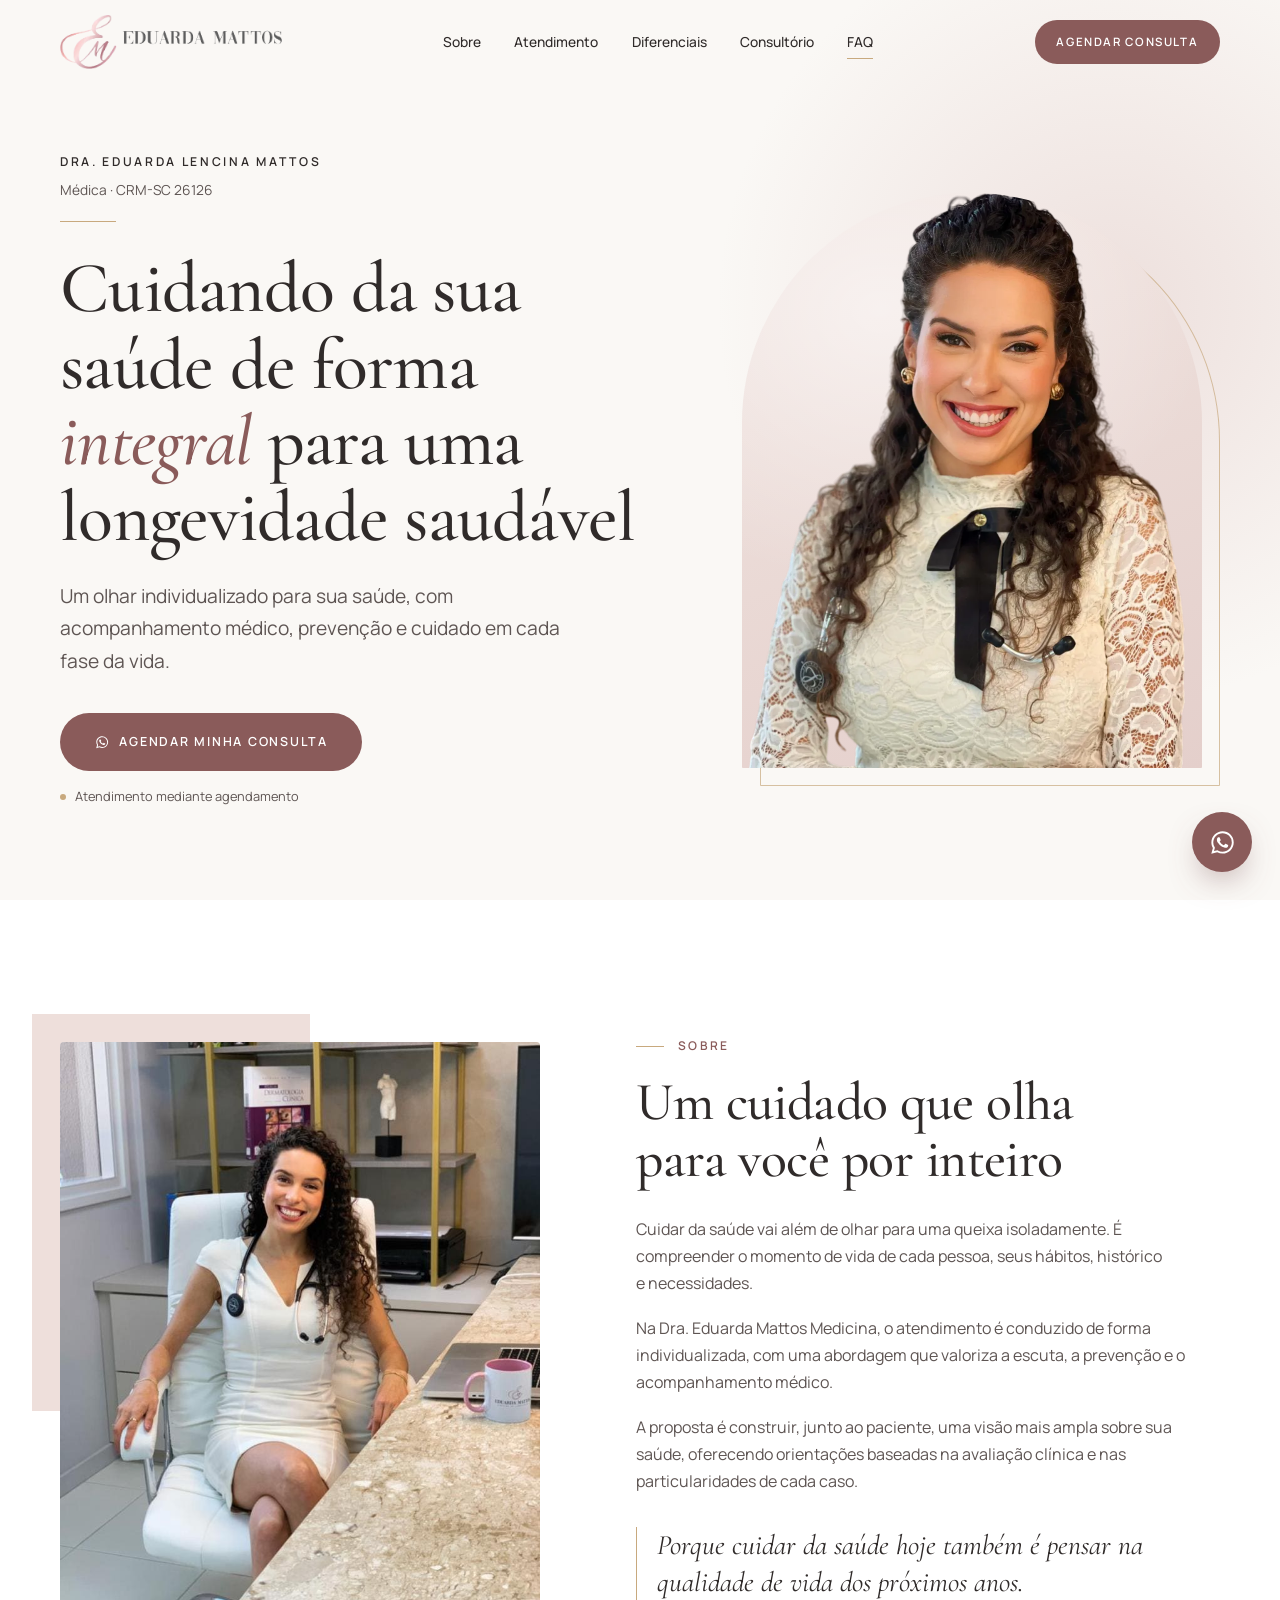
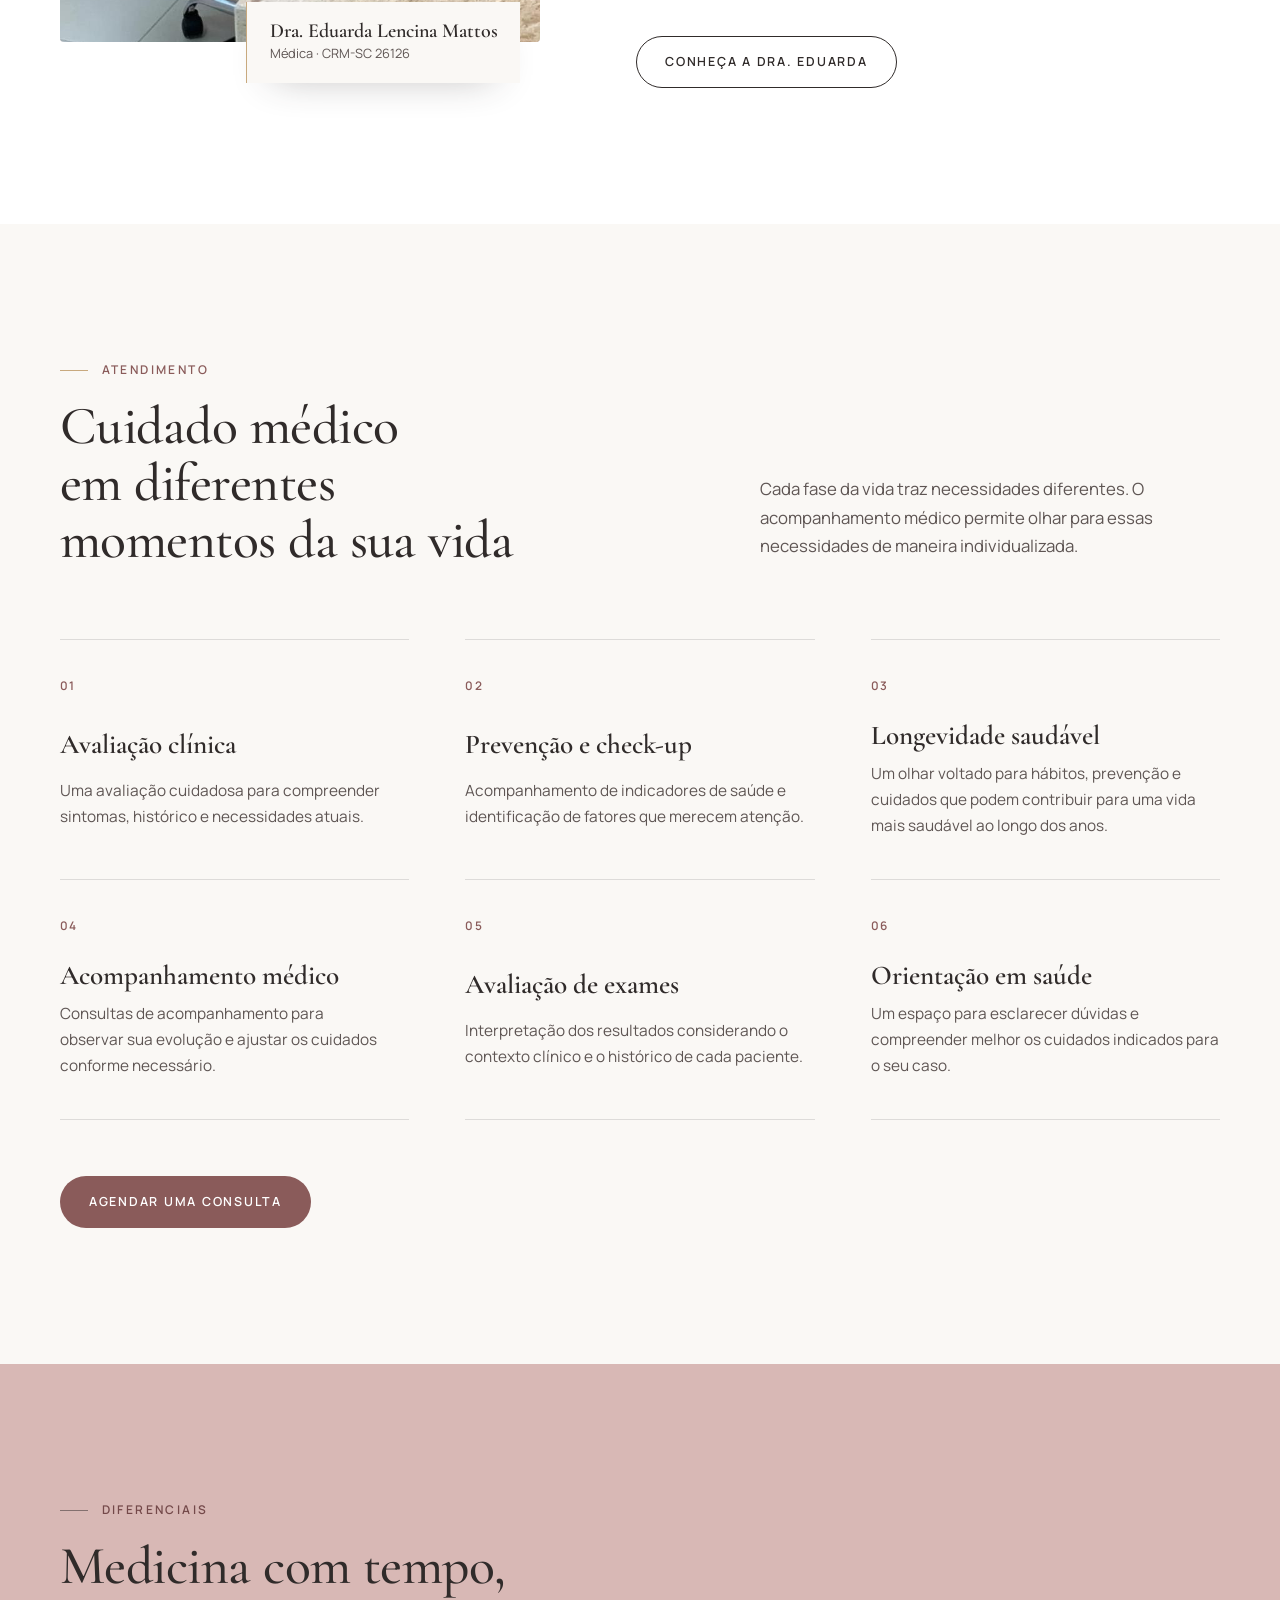
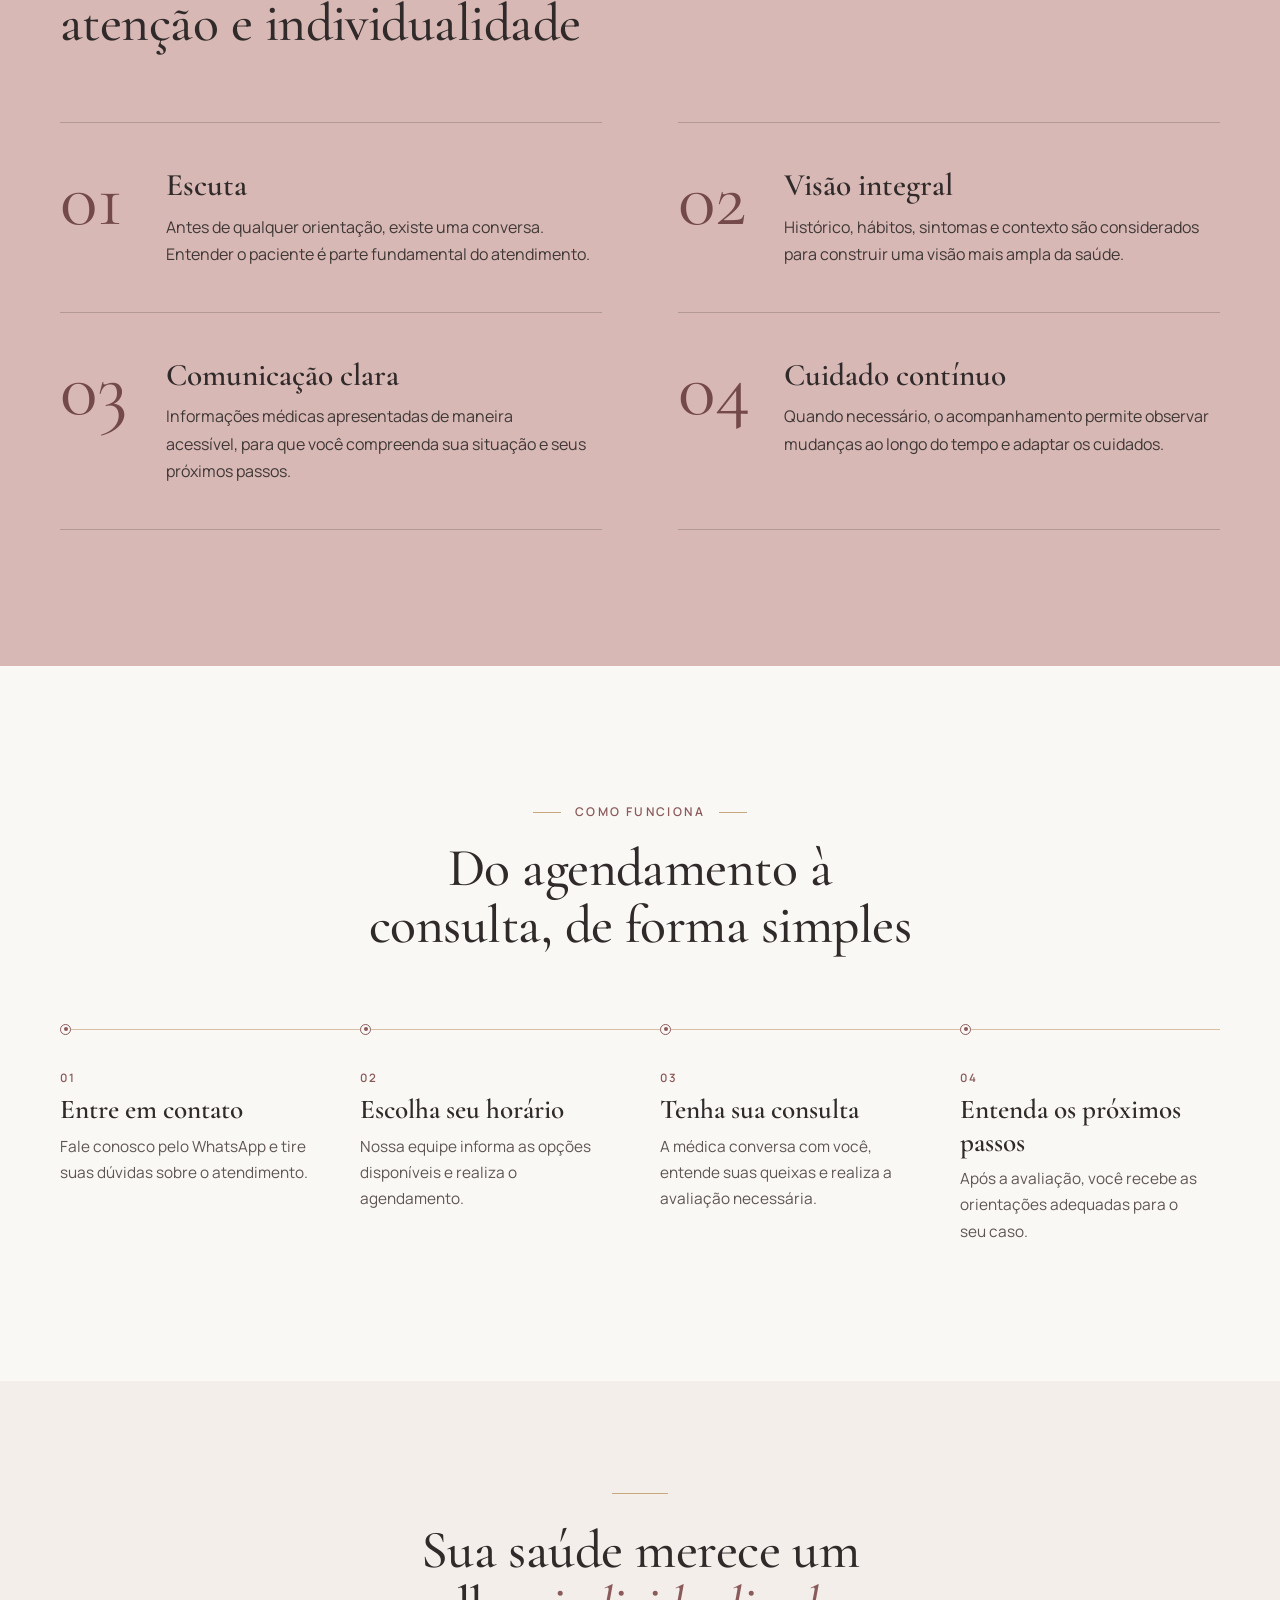
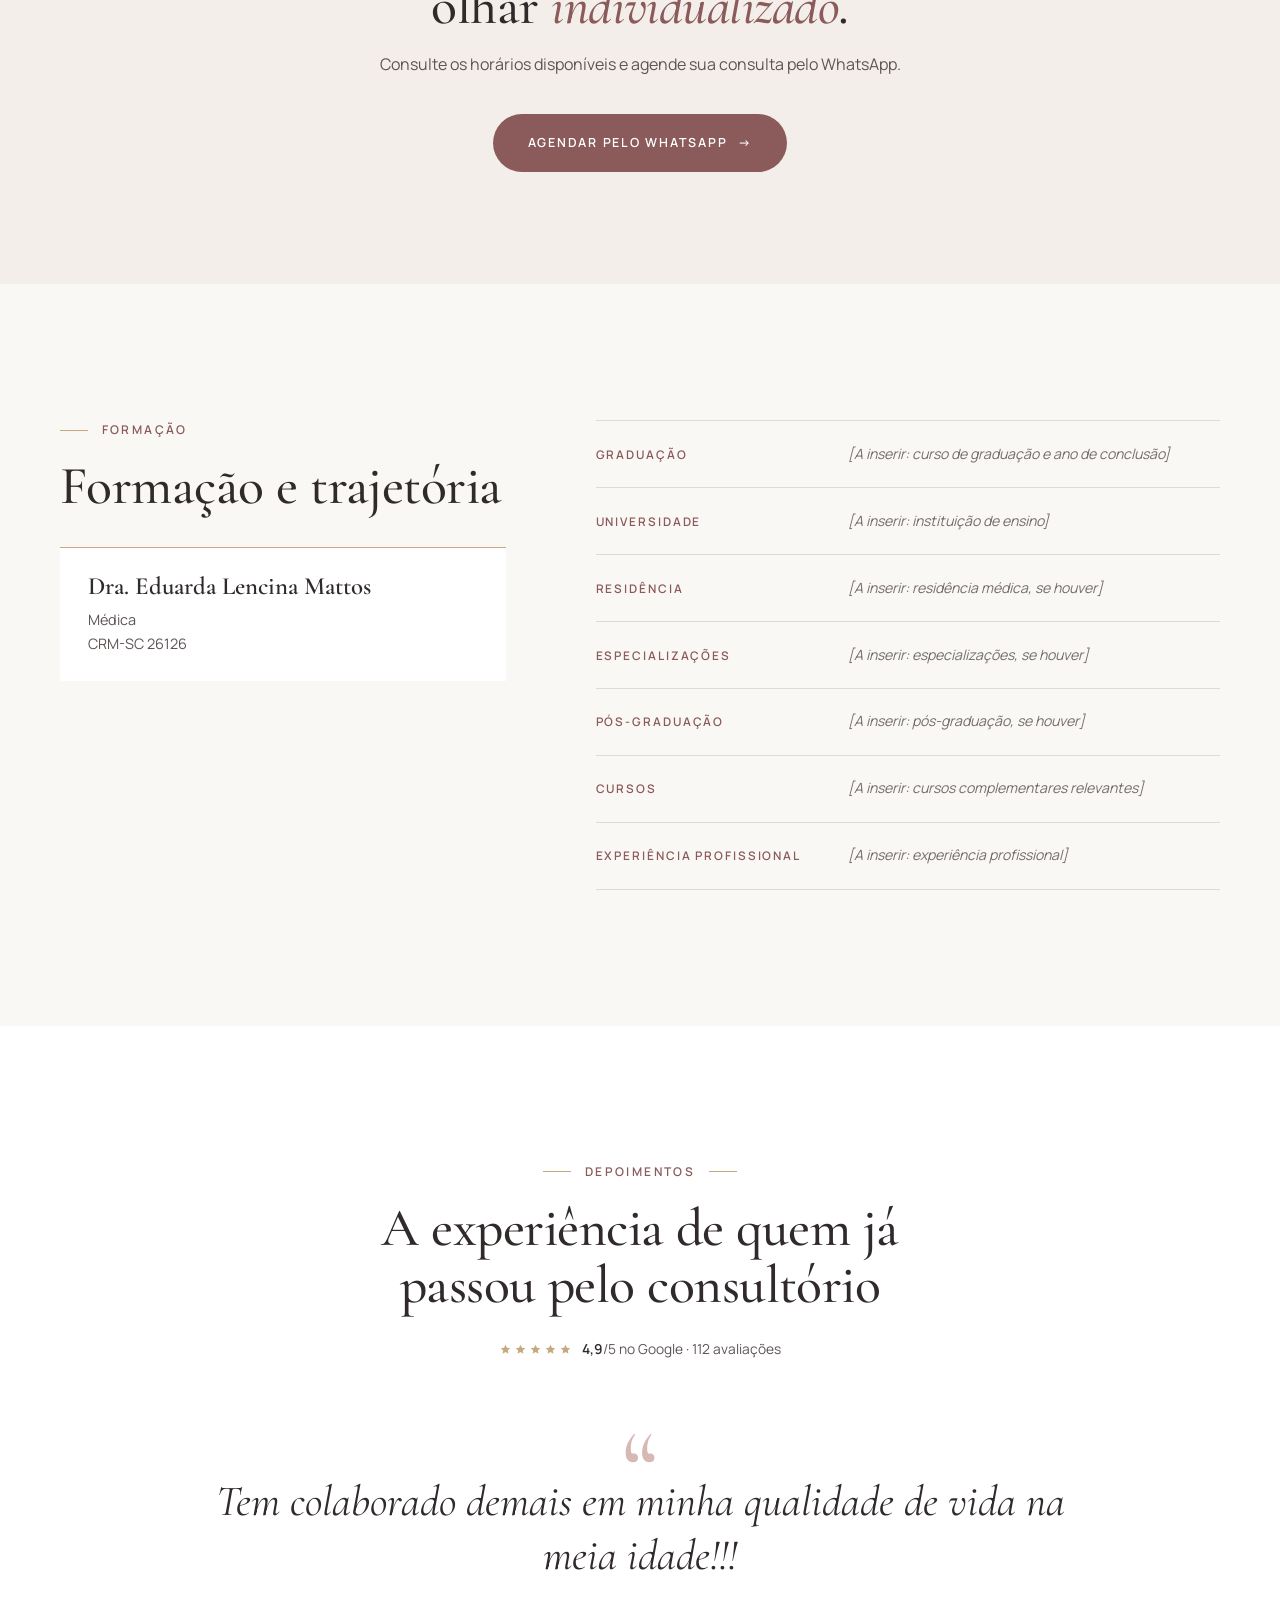
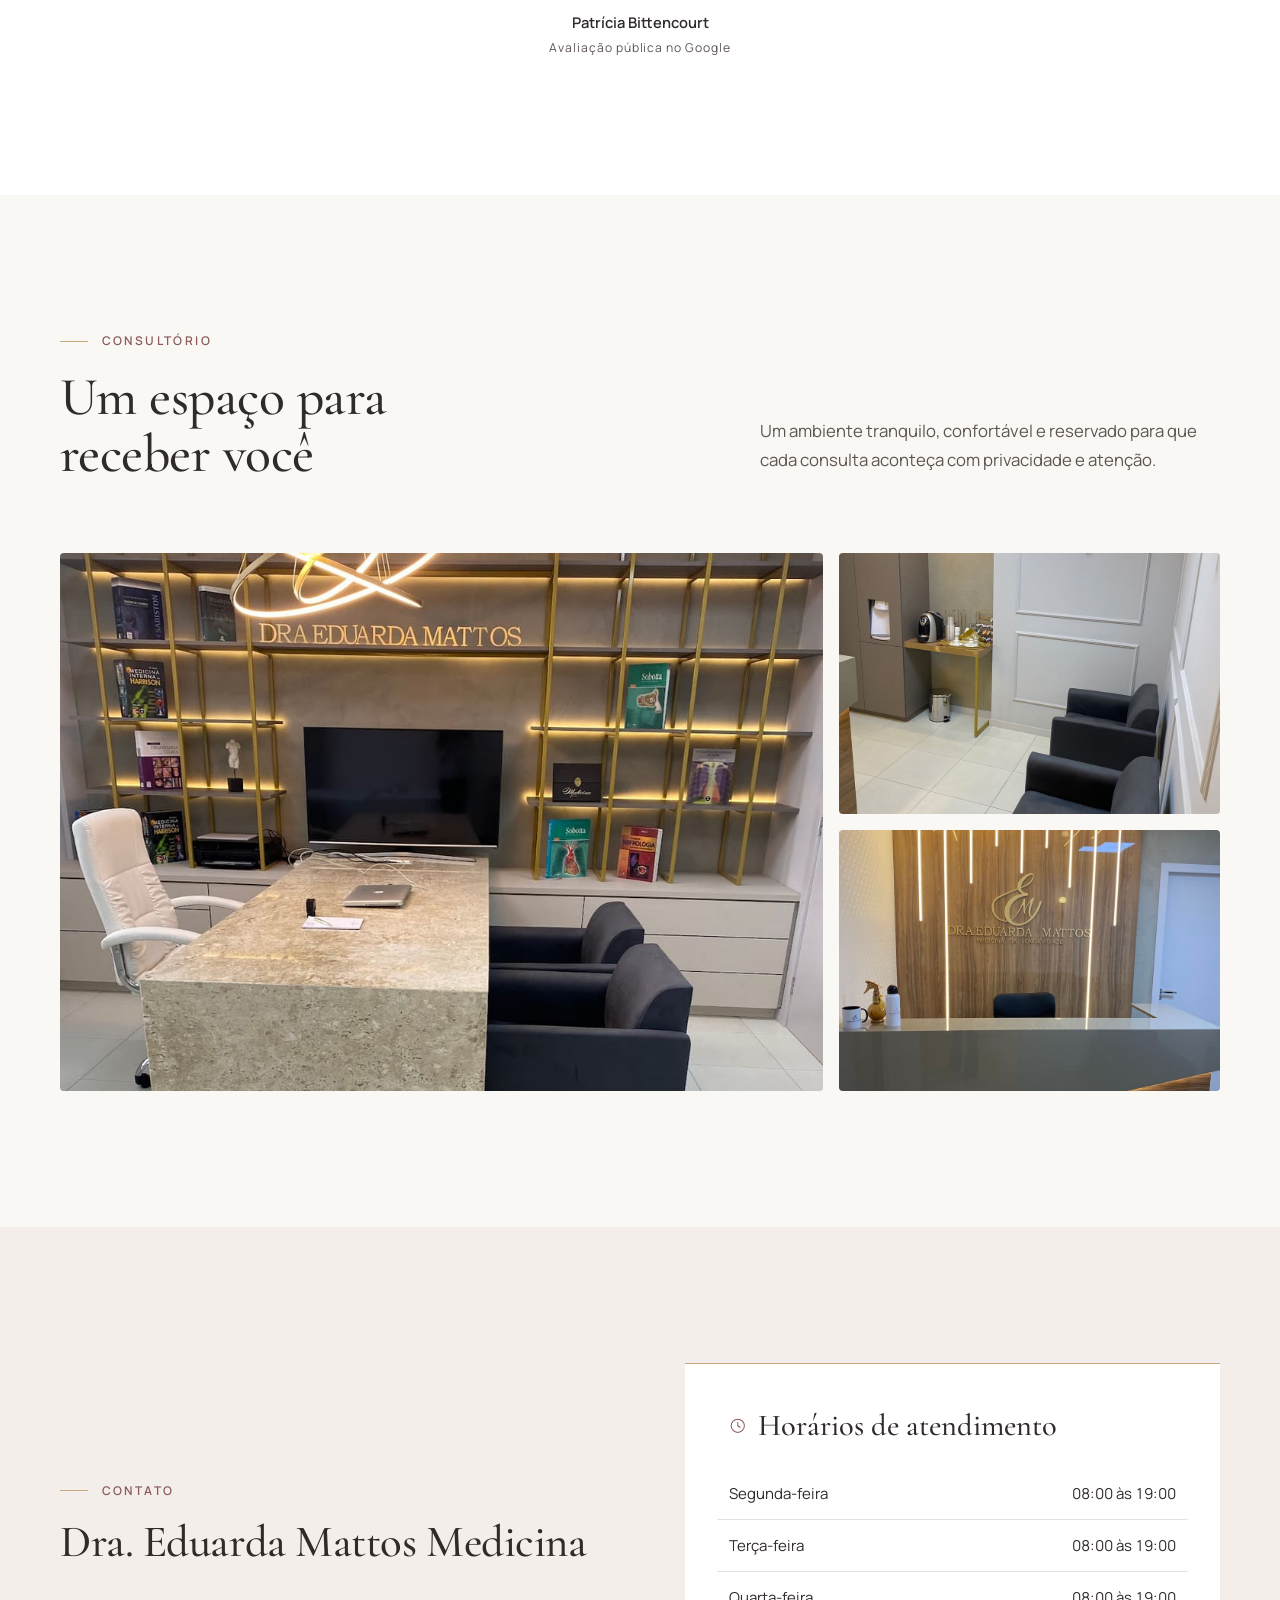
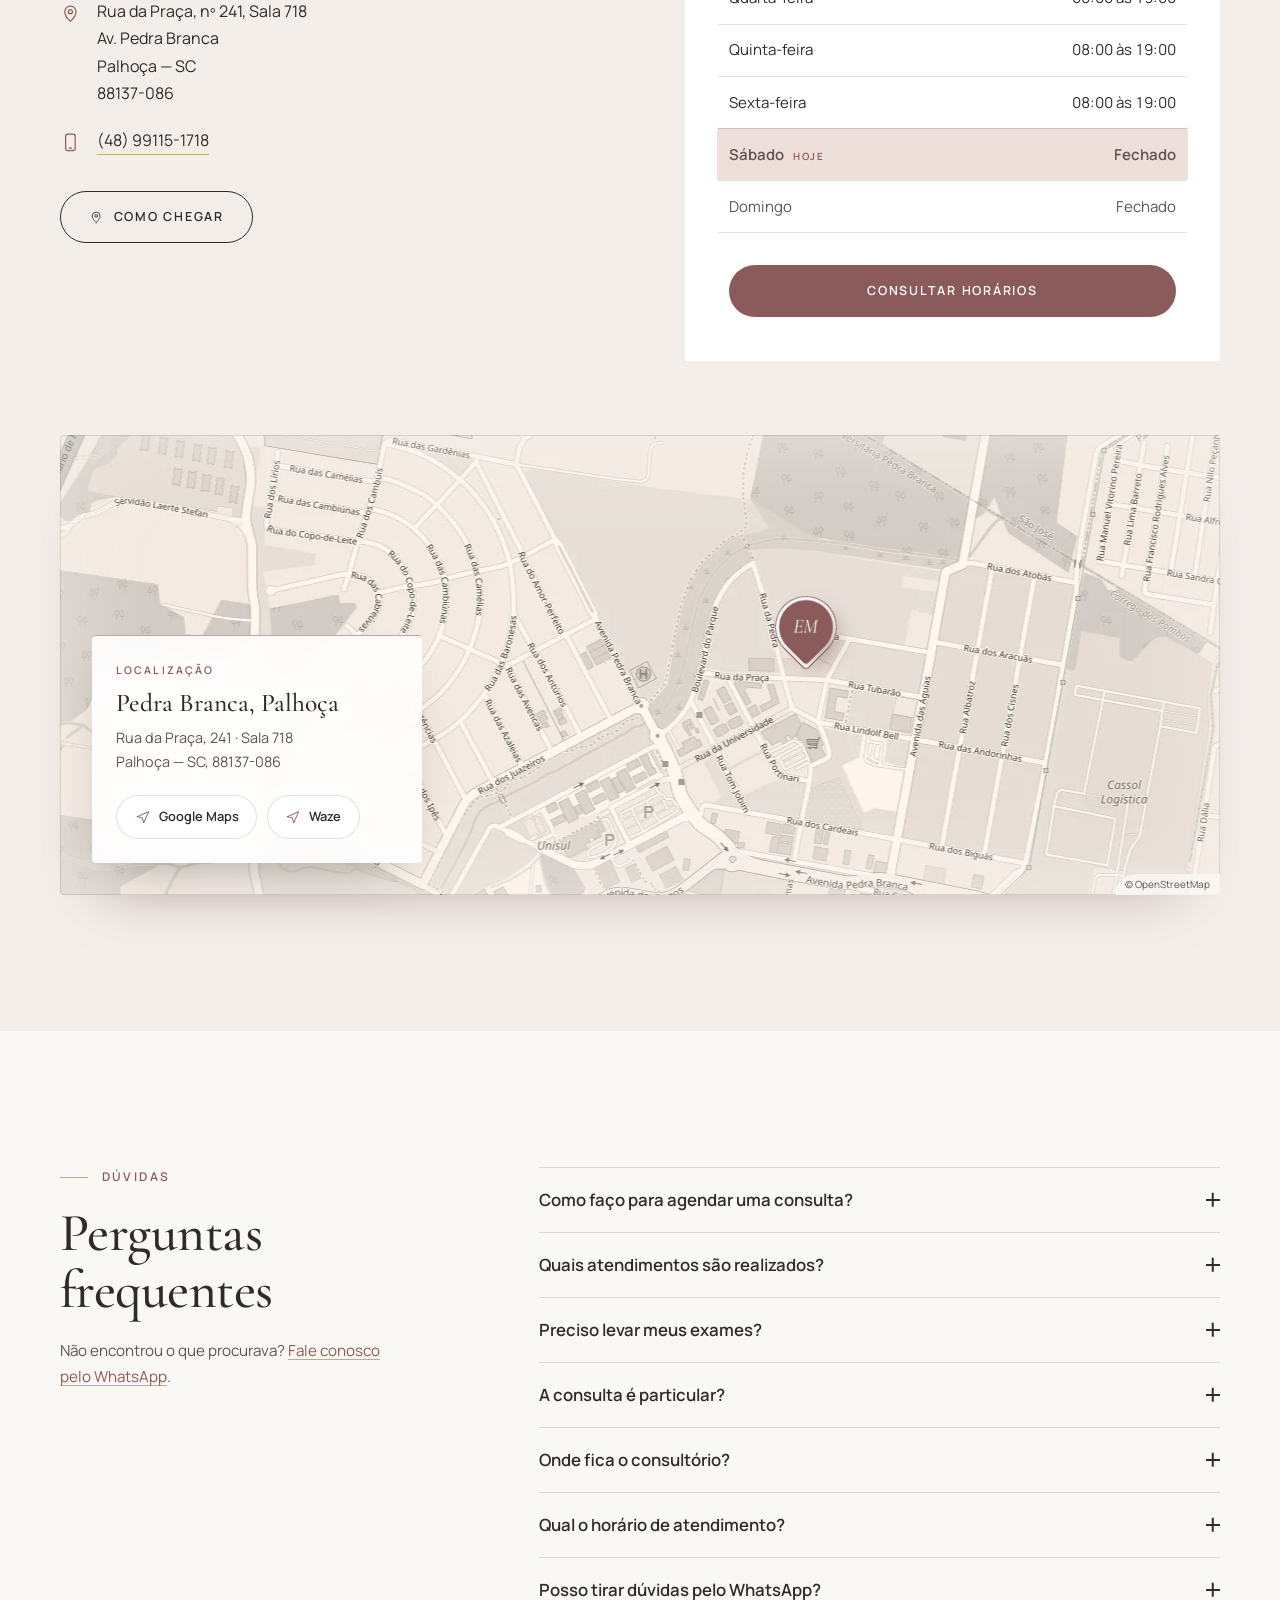
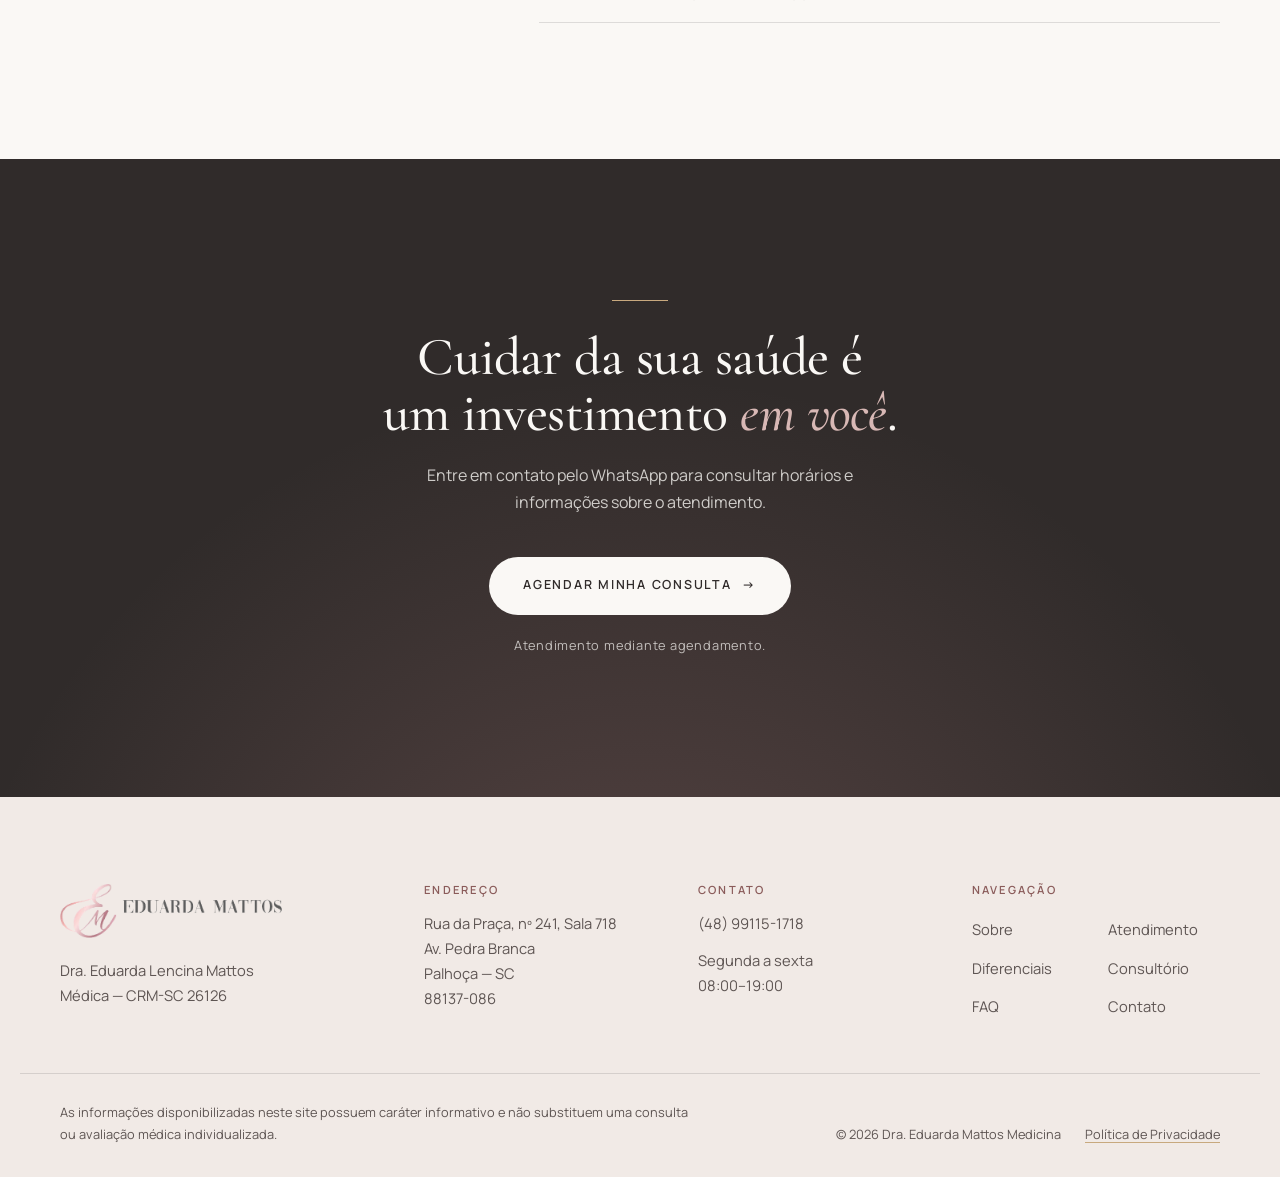
<file: index.html>
<!doctype html>
<html lang="pt-BR">
<head>
  <meta charset="utf-8">
  <meta name="viewport" content="width=device-width, initial-scale=1, viewport-fit=cover">
  <title>Dra. Eduarda Mattos Medicina | Clínica Geral em Palhoça</title>
  <meta name="description" content="Atendimento médico individualizado com a Dra. Eduarda Lencina Mattos, em Palhoça-SC. Cuidado integral, prevenção e acompanhamento para uma longevidade saudável.">
  <meta name="theme-color" content="#FAF8F5">
  <link rel="canonical" href="https://www.draeduardamattos.com.br/">

  <!-- Open Graph -->
  <meta property="og:type" content="website">
  <meta property="og:locale" content="pt_BR">
  <meta property="og:title" content="Dra. Eduarda Mattos Medicina | Clínica Geral em Palhoça">
  <meta property="og:description" content="Cuidando da sua saúde de forma integral para uma longevidade saudável. Atendimento individualizado em Palhoça-SC.">
  <meta property="og:image" content="assets/img/og-image.jpg">

  <link rel="icon" type="image/png" href="assets/img/favicon.png">
  <link rel="apple-touch-icon" href="assets/img/apple-touch-icon.png">

  <!-- Fontes: apenas os pesos usados, com display=swap -->
  <link rel="preconnect" href="https://fonts.googleapis.com">
  <link rel="preconnect" href="https://fonts.gstatic.com" crossorigin>
  <link rel="stylesheet" href="https://fonts.googleapis.com/css2?family=Cormorant+Garamond:ital,wght@0,400;0,500;0,600;1,400;1,500&family=Manrope:wght@400;500;600&display=swap">

  <link rel="stylesheet" href="css/styles.css">

  <script>document.documentElement.classList.add('js');</script>

  <script type="application/ld+json">
  {
    "@context": "https://schema.org",
    "@type": "Physician",
    "name": "Dra. Eduarda Mattos Medicina",
    "description": "Atendimento médico individualizado com a Dra. Eduarda Lencina Mattos, em Palhoça-SC.",
    "medicalSpecialty": "PrimaryCare",
    "telephone": "+55-48-99115-1718",
    "address": {
      "@type": "PostalAddress",
      "streetAddress": "Rua da Praça, 241, Sala 718 — Av. Pedra Branca",
      "addressLocality": "Palhoça",
      "addressRegion": "SC",
      "postalCode": "88137-086",
      "addressCountry": "BR"
    },
    "geo": { "@type": "GeoCoordinates", "latitude": -27.6215668, "longitude": -48.6775058 },
    "openingHoursSpecification": [{
      "@type": "OpeningHoursSpecification",
      "dayOfWeek": ["Monday", "Tuesday", "Wednesday", "Thursday", "Friday"],
      "opens": "08:00",
      "closes": "19:00"
    }]
  }
  </script>
</head>
<body>
  <a class="skip-link" href="#conteudo">Pular para o conteúdo</a>

  <!-- ============ HEADER ============ -->
  <header class="site-header">
    <div class="container header-inner">
      <a class="logo" href="#topo" aria-label="Dra. Eduarda Mattos Medicina — início">
        <img class="logo-img" src="assets/img/logo.webp" alt="" width="554" height="135">
      </a>

      <nav class="nav" aria-label="Navegação principal">
        <ul class="nav-list">
          <li><a href="#sobre">Sobre</a></li>
          <li><a href="#atendimento">Atendimento</a></li>
          <li><a href="#diferenciais">Diferenciais</a></li>
          <li><a href="#consultorio">Consultório</a></li>
          <li><a href="#faq">FAQ</a></li>
        </ul>
      </nav>

      <a class="btn btn--primary btn--sm header-cta" href="https://wa.me/5548991151718?text=Ol%C3%A1!%20Gostaria%20de%20saber%20mais%20sobre%20as%20consultas%20da%20Dra.%20Eduarda%20Mattos%20e%20verificar%20os%20hor%C3%A1rios%20dispon%C3%ADveis." target="_blank" rel="noopener">Agendar consulta</a>

      <button class="menu-toggle" type="button" aria-expanded="false" aria-controls="menu-mobile" aria-label="Abrir menu">
        <span></span><span></span>
      </button>
    </div>
  </header>

  <div class="mobile-menu" id="menu-mobile" hidden>
    <nav aria-label="Navegação principal (celular)">
      <ul>
        <li><a href="#sobre">Sobre</a></li>
        <li><a href="#atendimento">Atendimento</a></li>
        <li><a href="#diferenciais">Diferenciais</a></li>
        <li><a href="#consultorio">Consultório</a></li>
        <li><a href="#faq">FAQ</a></li>
      </ul>
    </nav>
    <a class="btn btn--primary btn--block" href="https://wa.me/5548991151718?text=Ol%C3%A1!%20Gostaria%20de%20saber%20mais%20sobre%20as%20consultas%20da%20Dra.%20Eduarda%20Mattos%20e%20verificar%20os%20hor%C3%A1rios%20dispon%C3%ADveis." target="_blank" rel="noopener">Agendar consulta</a>
    <p class="mobile-menu-meta">Médica · CRM-SC 26126<br>Seg. a sex. · 08:00–19:00</p>
  </div>

  <main id="conteudo">

    <!-- ============ HERO ============ -->
    <section class="hero" id="topo" aria-labelledby="hero-title">
      <div class="container hero-grid">
        <div class="hero-content">
          <p class="hero-kicker reveal">
            <span class="kicker-name">Dra. Eduarda Lencina Mattos</span>
            <span class="kicker-meta">Médica · CRM-SC 26126</span>
          </p>
          <span class="gold-line reveal" aria-hidden="true"></span>
          <h1 id="hero-title" class="reveal">Cuidando da sua saúde de forma <em>integral</em> para uma longevidade saudável</h1>
          <p class="hero-lead reveal">Um olhar individualizado para sua saúde, com acompanhamento médico, prevenção e cuidado em cada fase da vida.</p>
          <div class="hero-actions reveal">
            <a class="btn btn--primary btn--lg" href="https://wa.me/5548991151718?text=Ol%C3%A1!%20Gostaria%20de%20saber%20mais%20sobre%20as%20consultas%20da%20Dra.%20Eduarda%20Mattos%20e%20verificar%20os%20hor%C3%A1rios%20dispon%C3%ADveis." target="_blank" rel="noopener">
              <svg class="icon" aria-hidden="true" viewBox="0 0 24 24"><use href="#i-whatsapp"/></svg>
              Agendar minha consulta
            </a>
            <p class="hero-note">Atendimento mediante agendamento</p>
          </div>
        </div>

        <div class="hero-media reveal">
          <span class="hero-frame" aria-hidden="true"></span>
          <figure class="photo photo--arch photo--cutout" data-placeholder="Fotografia da Dra. Eduarda">
            <img src="assets/img/dra-eduarda-hero.webp" alt="Dra. Eduarda Lencina Mattos, médica, sorrindo, de blusa de renda branca e estetoscópio" width="900" height="1338" fetchpriority="high" decoding="async" onerror="this.hidden=true">
          </figure>
        </div>
      </div>
    </section>

    <!-- ============ SOBRE ============ -->
    <section class="section about" id="sobre" aria-labelledby="sobre-title">
      <div class="container about-grid">
        <div class="about-media reveal">
          <figure class="photo photo--portrait" data-placeholder="Segunda fotografia da Dra. Eduarda">
            <img src="assets/img/dra-eduarda-sobre.jpg" alt="Dra. Eduarda Mattos sentada em sua sala de atendimento no consultório" width="766" height="1024" loading="lazy" decoding="async" onerror="this.hidden=true">
          </figure>
          <div class="about-badge">
            <span class="about-badge-name">Dra. Eduarda Lencina Mattos</span>
            <span class="about-badge-meta">Médica · CRM-SC 26126</span>
          </div>
        </div>

        <div class="about-content">
          <p class="eyebrow reveal">Sobre</p>
          <h2 id="sobre-title" class="reveal">Um cuidado que olha para você por inteiro</h2>
          <div class="prose reveal">
            <p>Cuidar da saúde vai além de olhar para uma queixa isoladamente. É compreender o momento de vida de cada pessoa, seus hábitos, histórico e necessidades.</p>
            <p>Na Dra. Eduarda Mattos Medicina, o atendimento é conduzido de forma individualizada, com uma abordagem que valoriza a escuta, a prevenção e o acompanhamento médico.</p>
            <p>A proposta é construir, junto ao paciente, uma visão mais ampla sobre sua saúde, oferecendo orientações baseadas na avaliação clínica e nas particularidades de cada caso.</p>
          </div>
          <p class="pull-quote reveal">Porque cuidar da saúde hoje também é pensar na qualidade de vida dos próximos anos.</p>
          <a class="btn btn--outline reveal" href="#formacao">Conheça a Dra. Eduarda</a>
        </div>
      </div>
    </section>

    <!-- ============ ATENDIMENTO ============ -->
    <section class="section services" id="atendimento" aria-labelledby="atendimento-title">
      <div class="container">
        <div class="section-head section-head--split">
          <div>
            <p class="eyebrow reveal">Atendimento</p>
            <h2 id="atendimento-title" class="reveal">Cuidado médico em diferentes momentos da sua vida</h2>
          </div>
          <p class="section-intro reveal">Cada fase da vida traz necessidades diferentes. O acompanhamento médico permite olhar para essas necessidades de maneira individualizada.</p>
        </div>

        <ol class="services-list">
          <li class="service reveal">
            <span class="service-num">01</span>
            <h3>Avaliação clínica</h3>
            <p>Uma avaliação cuidadosa para compreender sintomas, histórico e necessidades atuais.</p>
          </li>
          <li class="service reveal">
            <span class="service-num">02</span>
            <h3>Prevenção e check-up</h3>
            <p>Acompanhamento de indicadores de saúde e identificação de fatores que merecem atenção.</p>
          </li>
          <li class="service reveal">
            <span class="service-num">03</span>
            <h3>Longevidade saudável</h3>
            <p>Um olhar voltado para hábitos, prevenção e cuidados que podem contribuir para uma vida mais saudável ao longo dos anos.</p>
          </li>
          <li class="service reveal">
            <span class="service-num">04</span>
            <h3>Acompanhamento médico</h3>
            <p>Consultas de acompanhamento para observar sua evolução e ajustar os cuidados conforme necessário.</p>
          </li>
          <li class="service reveal">
            <span class="service-num">05</span>
            <h3>Avaliação de exames</h3>
            <p>Interpretação dos resultados considerando o contexto clínico e o histórico de cada paciente.</p>
          </li>
          <li class="service reveal">
            <span class="service-num">06</span>
            <h3>Orientação em saúde</h3>
            <p>Um espaço para esclarecer dúvidas e compreender melhor os cuidados indicados para o seu caso.</p>
          </li>
        </ol>

        <div class="section-cta reveal">
          <a class="btn btn--primary" href="https://wa.me/5548991151718?text=Ol%C3%A1!%20Gostaria%20de%20saber%20mais%20sobre%20as%20consultas%20da%20Dra.%20Eduarda%20Mattos%20e%20verificar%20os%20hor%C3%A1rios%20dispon%C3%ADveis." target="_blank" rel="noopener">Agendar uma consulta</a>
        </div>
      </div>
    </section>

    <!-- ============ DIFERENCIAIS ============ -->
    <section class="section values" id="diferenciais" aria-labelledby="diferenciais-title">
      <div class="container">
        <div class="section-head">
          <p class="eyebrow reveal">Diferenciais</p>
          <h2 id="diferenciais-title" class="reveal">Medicina com tempo, atenção e individualidade</h2>
        </div>

        <ol class="values-list">
          <li class="value reveal">
            <span class="value-num" aria-hidden="true">01</span>
            <div>
              <h3>Escuta</h3>
              <p>Antes de qualquer orientação, existe uma conversa. Entender o paciente é parte fundamental do atendimento.</p>
            </div>
          </li>
          <li class="value reveal">
            <span class="value-num" aria-hidden="true">02</span>
            <div>
              <h3>Visão integral</h3>
              <p>Histórico, hábitos, sintomas e contexto são considerados para construir uma visão mais ampla da saúde.</p>
            </div>
          </li>
          <li class="value reveal">
            <span class="value-num" aria-hidden="true">03</span>
            <div>
              <h3>Comunicação clara</h3>
              <p>Informações médicas apresentadas de maneira acessível, para que você compreenda sua situação e seus próximos passos.</p>
            </div>
          </li>
          <li class="value reveal">
            <span class="value-num" aria-hidden="true">04</span>
            <div>
              <h3>Cuidado contínuo</h3>
              <p>Quando necessário, o acompanhamento permite observar mudanças ao longo do tempo e adaptar os cuidados.</p>
            </div>
          </li>
        </ol>
      </div>
    </section>

    <!-- ============ COMO FUNCIONA ============ -->
    <section class="section steps" id="como-funciona" aria-labelledby="como-title">
      <div class="container">
        <div class="section-head section-head--center">
          <p class="eyebrow reveal">Como funciona</p>
          <h2 id="como-title" class="reveal">Do agendamento à consulta, de forma simples</h2>
        </div>

        <ol class="timeline">
          <li class="step reveal">
            <span class="step-dot" aria-hidden="true"></span>
            <span class="step-num">01</span>
            <h3>Entre em contato</h3>
            <p>Fale conosco pelo WhatsApp e tire suas dúvidas sobre o atendimento.</p>
          </li>
          <li class="step reveal">
            <span class="step-dot" aria-hidden="true"></span>
            <span class="step-num">02</span>
            <h3>Escolha seu horário</h3>
            <p>Nossa equipe informa as opções disponíveis e realiza o agendamento.</p>
          </li>
          <li class="step reveal">
            <span class="step-dot" aria-hidden="true"></span>
            <span class="step-num">03</span>
            <h3>Tenha sua consulta</h3>
            <p>A médica conversa com você, entende suas queixas e realiza a avaliação necessária.</p>
          </li>
          <li class="step reveal">
            <span class="step-dot" aria-hidden="true"></span>
            <span class="step-num">04</span>
            <h3>Entenda os próximos passos</h3>
            <p>Após a avaliação, você recebe as orientações adequadas para o seu caso.</p>
          </li>
        </ol>
      </div>
    </section>

    <!-- ============ CTA INTERMEDIÁRIO ============ -->
    <section class="cta-band" aria-labelledby="cta-mid-title">
      <div class="container cta-band-inner reveal">
        <span class="gold-line gold-line--center" aria-hidden="true"></span>
        <h2 id="cta-mid-title">Sua saúde merece um olhar <em>individualizado</em>.</h2>
        <p>Consulte os horários disponíveis e agende sua consulta pelo WhatsApp.</p>
        <a class="btn btn--primary btn--lg" href="https://wa.me/5548991151718?text=Ol%C3%A1!%20Gostaria%20de%20saber%20mais%20sobre%20as%20consultas%20da%20Dra.%20Eduarda%20Mattos%20e%20verificar%20os%20hor%C3%A1rios%20dispon%C3%ADveis." target="_blank" rel="noopener">Agendar pelo WhatsApp <span aria-hidden="true">→</span></a>
      </div>
    </section>

    <!-- ============ FORMAÇÃO ============ -->
    <section class="section education" id="formacao" aria-labelledby="formacao-title">
      <div class="container education-grid">
        <div class="education-head">
          <p class="eyebrow reveal">Formação</p>
          <h2 id="formacao-title" class="reveal">Formação e trajetória</h2>
          <div class="id-card reveal">
            <p class="id-card-name">Dra. Eduarda Lencina Mattos</p>
            <p class="id-card-meta">Médica</p>
            <p class="id-card-meta">CRM-SC 26126</p>
          </div>
        </div>

        <!--
          PLACEHOLDERS — substituir cada [A inserir] pela informação real e remover a classe "is-placeholder".
          Não publicar dados não confirmados pela Dra. Eduarda.
        -->
        <dl class="timeline-list reveal">
          <div class="tl-item is-placeholder">
            <dt>Graduação</dt>
            <dd>[A inserir: curso de graduação e ano de conclusão]</dd>
          </div>
          <div class="tl-item is-placeholder">
            <dt>Universidade</dt>
            <dd>[A inserir: instituição de ensino]</dd>
          </div>
          <div class="tl-item is-placeholder">
            <dt>Residência</dt>
            <dd>[A inserir: residência médica, se houver]</dd>
          </div>
          <div class="tl-item is-placeholder">
            <dt>Especializações</dt>
            <dd>[A inserir: especializações, se houver]</dd>
          </div>
          <div class="tl-item is-placeholder">
            <dt>Pós-graduação</dt>
            <dd>[A inserir: pós-graduação, se houver]</dd>
          </div>
          <div class="tl-item is-placeholder">
            <dt>Cursos</dt>
            <dd>[A inserir: cursos complementares relevantes]</dd>
          </div>
          <div class="tl-item is-placeholder">
            <dt>Experiência profissional</dt>
            <dd>[A inserir: experiência profissional]</dd>
          </div>
        </dl>
      </div>
    </section>

    <!-- ============ DEPOIMENTOS ============ -->
    <section class="section testimonials" id="depoimentos" aria-labelledby="depoimentos-title">
      <div class="container">
        <div class="section-head section-head--center">
          <p class="eyebrow reveal">Depoimentos</p>
          <h2 id="depoimentos-title" class="reveal">A experiência de quem já passou pelo consultório</h2>
          <p class="rating reveal">
            <span class="rating-stars" aria-hidden="true">
              <svg viewBox="0 0 24 24"><use href="#i-star"/></svg><svg viewBox="0 0 24 24"><use href="#i-star"/></svg><svg viewBox="0 0 24 24"><use href="#i-star"/></svg><svg viewBox="0 0 24 24"><use href="#i-star"/></svg><svg viewBox="0 0 24 24"><use href="#i-star"/></svg>
            </span>
            <span><strong>4,9</strong>/5 no Google · 112 avaliações</span>
          </p>
        </div>

        <!--
          Para adicionar novos depoimentos, duplique um <figure class="testimonial">.
          Utilize apenas avaliações reais e autorizadas pelos pacientes.
        -->
        <div class="testimonial-list">
          <figure class="testimonial reveal">
            <span class="testimonial-mark" aria-hidden="true">“</span>
            <blockquote>
              <p>Tem colaborado demais em minha qualidade de vida na meia idade!!!</p>
            </blockquote>
            <figcaption>
              <span class="testimonial-author">Patrícia Bittencourt</span>
              <span class="testimonial-source">Avaliação pública no Google</span>
            </figcaption>
          </figure>
        </div>
      </div>
    </section>

    <!-- ============ CONSULTÓRIO ============ -->
    <section class="section office" id="consultorio" aria-labelledby="consultorio-title">
      <div class="container">
        <div class="section-head section-head--split">
          <div>
            <p class="eyebrow reveal">Consultório</p>
            <h2 id="consultorio-title" class="reveal">Um espaço para receber você</h2>
          </div>
          <p class="section-intro reveal">Um ambiente tranquilo, confortável e reservado para que cada consulta aconteça com privacidade e atenção.</p>
        </div>

        <div class="gallery reveal">
          <figure class="photo gallery-main" data-placeholder="Foto do consultório — principal">
            <img src="assets/img/consultorio-1.jpg" alt="Sala de atendimento do consultório da Dra. Eduarda Mattos, em Palhoça, com mesa de mármore e estante iluminada" width="1000" height="1333" loading="lazy" decoding="async" onerror="this.hidden=true">
          </figure>
          <figure class="photo gallery-side gallery-espera" data-placeholder="Foto do consultório — detalhe">
            <img src="assets/img/consultorio-2.jpg" alt="Sala de espera com poltronas e cantinho de café" width="1000" height="1333" loading="lazy" decoding="async" onerror="this.hidden=true">
          </figure>
          <figure class="photo gallery-side gallery-recepcao" data-placeholder="Foto do consultório — recepção">
            <img src="assets/img/consultorio-3.jpg" alt="Recepção do consultório com o logotipo Dra. Eduarda Mattos — Medicina da Longevidade" width="1000" height="1333" loading="lazy" decoding="async" onerror="this.hidden=true">
          </figure>
        </div>
      </div>
    </section>

    <!-- ============ CONTATO / HORÁRIOS ============ -->
    <section class="section contact" id="contato" aria-labelledby="contato-title">
      <div class="container contact-grid">
        <div class="contact-info reveal">
          <p class="eyebrow">Contato</p>
          <h2 id="contato-title">Dra. Eduarda Mattos Medicina</h2>

          <ul class="info-list">
            <li>
              <svg class="icon" aria-hidden="true" viewBox="0 0 24 24"><use href="#i-pin"/></svg>
              <address>
                Rua da Praça, nº 241, Sala 718<br>
                Av. Pedra Branca<br>
                Palhoça — SC<br>
                88137-086
              </address>
            </li>
            <li>
              <svg class="icon" aria-hidden="true" viewBox="0 0 24 24"><use href="#i-phone"/></svg>
              <a href="https://wa.me/5548991151718?text=Ol%C3%A1!%20Gostaria%20de%20saber%20mais%20sobre%20as%20consultas%20da%20Dra.%20Eduarda%20Mattos%20e%20verificar%20os%20hor%C3%A1rios%20dispon%C3%ADveis." target="_blank" rel="noopener">(48) 99115-1718</a>
            </li>
          </ul>

          <a class="btn btn--outline" href="#localizacao">
            <svg class="icon" aria-hidden="true" viewBox="0 0 24 24"><use href="#i-pin"/></svg>
            Como chegar
          </a>
        </div>

        <div class="hours-card reveal">
          <h3 class="hours-title">
            <svg class="icon" aria-hidden="true" viewBox="0 0 24 24"><use href="#i-clock"/></svg>
            Horários de atendimento
          </h3>
          <ul class="hours">
            <li data-day="1"><span>Segunda-feira</span><span>08:00 às 19:00</span></li>
            <li data-day="2"><span>Terça-feira</span><span>08:00 às 19:00</span></li>
            <li data-day="3"><span>Quarta-feira</span><span>08:00 às 19:00</span></li>
            <li data-day="4"><span>Quinta-feira</span><span>08:00 às 19:00</span></li>
            <li data-day="5"><span>Sexta-feira</span><span>08:00 às 19:00</span></li>
            <li data-day="6" class="is-closed"><span>Sábado</span><span>Fechado</span></li>
            <li data-day="0" class="is-closed"><span>Domingo</span><span>Fechado</span></li>
          </ul>
          <a class="btn btn--primary btn--block" href="https://wa.me/5548991151718?text=Ol%C3%A1!%20Gostaria%20de%20saber%20mais%20sobre%20as%20consultas%20da%20Dra.%20Eduarda%20Mattos%20e%20verificar%20os%20hor%C3%A1rios%20dispon%C3%ADveis." target="_blank" rel="noopener">Consultar horários</a>
        </div>

        <div class="map reveal" id="localizacao">
          <div class="map-canvas" role="img" aria-label="Mapa da região da Pedra Branca, em Palhoça, com a localização do consultório na Rua da Praça">
            <span class="map-pin" aria-hidden="true"><span>EM</span></span>
            <a class="map-credit" href="https://www.openstreetmap.org/copyright" target="_blank" rel="noopener">© OpenStreetMap</a>
          </div>
          <div class="map-card">
            <p class="map-card-eyebrow">Localização</p>
            <p class="map-card-title">Pedra Branca, Palhoça</p>
            <p class="map-card-address">Rua da Praça, 241 · Sala 718<br>Palhoça — SC, 88137-086</p>
            <div class="map-card-actions">
              <a class="map-chip" href="https://www.google.com/maps/dir/?api=1&amp;destination=Dra.%20Eduarda%20Mattos%20Medicina%2C%20Rua%20da%20Pra%C3%A7a%2C%20241%2C%20Palho%C3%A7a%20-%20SC" target="_blank" rel="noopener">
                <svg class="icon" aria-hidden="true" viewBox="0 0 24 24"><use href="#i-route"/></svg>
                Google Maps
              </a>
              <a class="map-chip" href="https://waze.com/ul?ll=-27.6215668%2C-48.6775058&amp;navigate=yes" target="_blank" rel="noopener">
                <svg class="icon" aria-hidden="true" viewBox="0 0 24 24"><use href="#i-route"/></svg>
                Waze
              </a>
            </div>
          </div>
        </div>
      </div>
    </section>

    <!-- ============ FAQ ============ -->
    <section class="section faq" id="faq" aria-labelledby="faq-title">
      <div class="container faq-grid">
        <div class="faq-head">
          <p class="eyebrow reveal">Dúvidas</p>
          <h2 id="faq-title" class="reveal">Perguntas frequentes</h2>
          <p class="faq-aside reveal">Não encontrou o que procurava? <a href="https://wa.me/5548991151718?text=Ol%C3%A1!%20Gostaria%20de%20saber%20mais%20sobre%20as%20consultas%20da%20Dra.%20Eduarda%20Mattos%20e%20verificar%20os%20hor%C3%A1rios%20dispon%C3%ADveis." target="_blank" rel="noopener">Fale conosco pelo WhatsApp</a>.</p>
        </div>

        <div class="accordion reveal">
          <div class="acc-item">
            <h3><button class="acc-trigger" type="button" aria-expanded="false" aria-controls="faq-1" id="faq-1-btn">Como faço para agendar uma consulta?<span class="acc-icon" aria-hidden="true"></span></button></h3>
            <div class="acc-panel" id="faq-1" role="region" aria-labelledby="faq-1-btn"><div><p>O agendamento é realizado pelo WhatsApp. Clique no botão de contato e nossa equipe informará os horários disponíveis.</p></div></div>
          </div>
          <div class="acc-item">
            <h3><button class="acc-trigger" type="button" aria-expanded="false" aria-controls="faq-2" id="faq-2-btn">Quais atendimentos são realizados?<span class="acc-icon" aria-hidden="true"></span></button></h3>
            <div class="acc-panel" id="faq-2" role="region" aria-labelledby="faq-2-btn"><div><p>A Clínica Geral pode atender diferentes necessidades relacionadas à saúde. Entre em contato para entender se o atendimento é adequado para o que você procura.</p></div></div>
          </div>
          <div class="acc-item">
            <h3><button class="acc-trigger" type="button" aria-expanded="false" aria-controls="faq-3" id="faq-3-btn">Preciso levar meus exames?<span class="acc-icon" aria-hidden="true"></span></button></h3>
            <div class="acc-panel" id="faq-3" role="region" aria-labelledby="faq-3-btn"><div><p>Se você possui exames recentes ou documentos relacionados ao seu histórico de saúde, é interessante levá-los para que possam ser considerados durante a avaliação.</p></div></div>
          </div>
          <div class="acc-item">
            <h3><button class="acc-trigger" type="button" aria-expanded="false" aria-controls="faq-4" id="faq-4-btn">A consulta é particular?<span class="acc-icon" aria-hidden="true"></span></button></h3>
            <!-- PLACEHOLDER: inserir a informação real sobre consulta particular / convênios -->
            <div class="acc-panel" id="faq-4" role="region" aria-labelledby="faq-4-btn"><div><p class="is-placeholder">[INSERIR INFORMAÇÃO REAL]</p></div></div>
          </div>
          <div class="acc-item">
            <h3><button class="acc-trigger" type="button" aria-expanded="false" aria-controls="faq-5" id="faq-5-btn">Onde fica o consultório?<span class="acc-icon" aria-hidden="true"></span></button></h3>
            <div class="acc-panel" id="faq-5" role="region" aria-labelledby="faq-5-btn"><div><p>O atendimento acontece na Rua da Praça, nº 241, Sala 718, Av. Pedra Branca, Palhoça — SC.</p></div></div>
          </div>
          <div class="acc-item">
            <h3><button class="acc-trigger" type="button" aria-expanded="false" aria-controls="faq-6" id="faq-6-btn">Qual o horário de atendimento?<span class="acc-icon" aria-hidden="true"></span></button></h3>
            <div class="acc-panel" id="faq-6" role="region" aria-labelledby="faq-6-btn"><div><p>O atendimento acontece de segunda a sexta-feira, das 08:00 às 19:00.</p></div></div>
          </div>
          <div class="acc-item">
            <h3><button class="acc-trigger" type="button" aria-expanded="false" aria-controls="faq-7" id="faq-7-btn">Posso tirar dúvidas pelo WhatsApp?<span class="acc-icon" aria-hidden="true"></span></button></h3>
            <div class="acc-panel" id="faq-7" role="region" aria-labelledby="faq-7-btn"><div><p>Nossa equipe pode esclarecer dúvidas relacionadas ao atendimento, horários e agendamento. Questões clínicas devem ser avaliadas durante uma consulta médica.</p></div></div>
          </div>
        </div>
      </div>
    </section>

    <!-- ============ CTA FINAL ============ -->
    <section class="final-cta" aria-labelledby="final-title">
      <div class="container final-cta-inner reveal">
        <span class="gold-line gold-line--center" aria-hidden="true"></span>
        <h2 id="final-title">Cuidar da sua saúde é um investimento <em>em você</em>.</h2>
        <p>Entre em contato pelo WhatsApp para consultar horários e informações sobre o atendimento.</p>
        <a class="btn btn--light btn--lg" href="https://wa.me/5548991151718?text=Ol%C3%A1!%20Gostaria%20de%20saber%20mais%20sobre%20as%20consultas%20da%20Dra.%20Eduarda%20Mattos%20e%20verificar%20os%20hor%C3%A1rios%20dispon%C3%ADveis." target="_blank" rel="noopener">Agendar minha consulta <span aria-hidden="true">→</span></a>
        <p class="final-note">Atendimento mediante agendamento.</p>
      </div>
    </section>
  </main>

  <!-- ============ FOOTER ============ -->
  <footer class="site-footer">
    <div class="container footer-grid">
      <div class="footer-brand">
        <p class="logo logo--footer">
          <img class="logo-img" src="assets/img/logo.webp" alt="Eduarda Mattos" width="554" height="135" loading="lazy" decoding="async">
        </p>
        <p>Dra. Eduarda Lencina Mattos<br>Médica — CRM-SC 26126</p>
      </div>

      <div class="footer-col">
        <h2 class="footer-title">Endereço</h2>
        <address>
          Rua da Praça, nº 241, Sala 718<br>
          Av. Pedra Branca<br>
          Palhoça — SC<br>
          88137-086
        </address>
      </div>

      <div class="footer-col">
        <h2 class="footer-title">Contato</h2>
        <p><a href="https://wa.me/5548991151718?text=Ol%C3%A1!%20Gostaria%20de%20saber%20mais%20sobre%20as%20consultas%20da%20Dra.%20Eduarda%20Mattos%20e%20verificar%20os%20hor%C3%A1rios%20dispon%C3%ADveis." target="_blank" rel="noopener">(48) 99115-1718</a></p>
        <p>Segunda a sexta<br>08:00–19:00</p>
      </div>

      <nav class="footer-col" aria-label="Links do rodapé">
        <h2 class="footer-title">Navegação</h2>
        <ul class="footer-links">
          <li><a href="#sobre">Sobre</a></li>
          <li><a href="#atendimento">Atendimento</a></li>
          <li><a href="#diferenciais">Diferenciais</a></li>
          <li><a href="#consultorio">Consultório</a></li>
          <li><a href="#faq">FAQ</a></li>
          <li><a href="#contato">Contato</a></li>
        </ul>
      </nav>
    </div>

    <div class="container footer-bottom">
      <p class="footer-legal">As informações disponibilizadas neste site possuem caráter informativo e não substituem uma consulta ou avaliação médica individualizada.</p>
      <p class="footer-meta">
        <span>© <span data-year>2026</span> Dra. Eduarda Mattos Medicina</span>
        <a href="politica-de-privacidade.html">Política de Privacidade</a>
      </p>
    </div>
  </footer>

  <!-- ============ WHATSAPP: flutuante (desktop) + barra fixa (mobile) ============ -->
  <a class="wa-float" href="https://wa.me/5548991151718?text=Ol%C3%A1!%20Gostaria%20de%20saber%20mais%20sobre%20as%20consultas%20da%20Dra.%20Eduarda%20Mattos%20e%20verificar%20os%20hor%C3%A1rios%20dispon%C3%ADveis." target="_blank" rel="noopener" aria-label="Agendar pelo WhatsApp">
    <span class="wa-float-label">Agendar pelo WhatsApp</span>
    <span class="wa-float-icon"><svg aria-hidden="true" viewBox="0 0 24 24"><use href="#i-whatsapp"/></svg></span>
  </a>

  <a class="wa-bar" href="https://wa.me/5548991151718?text=Ol%C3%A1!%20Gostaria%20de%20saber%20mais%20sobre%20as%20consultas%20da%20Dra.%20Eduarda%20Mattos%20e%20verificar%20os%20hor%C3%A1rios%20dispon%C3%ADveis." target="_blank" rel="noopener">
    <svg class="icon" aria-hidden="true" viewBox="0 0 24 24"><use href="#i-whatsapp"/></svg>
    Agendar pelo WhatsApp
  </a>

  <!-- Ícones SVG (sprite inline, sem requisições extras) -->
  <svg width="0" height="0" style="position:absolute" aria-hidden="true" focusable="false">
    <symbol id="i-whatsapp" viewBox="0 0 24 24"><path fill="currentColor" d="M19.05 4.91A9.82 9.82 0 0 0 12.04 2C6.58 2 2.13 6.45 2.13 11.91c0 1.75.46 3.45 1.32 4.95L2.05 22l5.25-1.38a9.9 9.9 0 0 0 4.74 1.21h.01c5.46 0 9.91-4.45 9.91-9.91 0-2.65-1.03-5.14-2.91-7.01Zm-7.01 15.24h-.01a8.23 8.23 0 0 1-4.19-1.15l-.3-.18-3.12.82.83-3.04-.2-.31a8.2 8.2 0 0 1-1.26-4.38c0-4.54 3.7-8.23 8.25-8.23 2.2 0 4.27.86 5.83 2.42a8.18 8.18 0 0 1 2.41 5.83c0 4.54-3.7 8.22-8.24 8.22Zm4.52-6.16c-.25-.12-1.47-.72-1.69-.81-.23-.08-.39-.12-.56.13-.17.25-.64.81-.78.97-.14.17-.29.19-.54.06-.25-.12-1.05-.39-1.99-1.23-.74-.66-1.23-1.47-1.38-1.72-.14-.25-.02-.38.11-.51.11-.11.25-.29.37-.43.13-.15.17-.25.25-.42.08-.17.04-.31-.02-.43-.06-.13-.56-1.35-.76-1.84-.2-.48-.41-.42-.56-.43h-.48c-.17 0-.43.06-.66.31-.23.25-.87.85-.87 2.07 0 1.22.89 2.4 1.01 2.56.12.17 1.75 2.67 4.23 3.74.59.26 1.05.41 1.41.52.59.19 1.13.16 1.56.1.48-.07 1.47-.6 1.67-1.18.21-.58.21-1.07.14-1.18-.06-.1-.22-.16-.47-.28Z"/></symbol>
    <symbol id="i-pin" viewBox="0 0 24 24"><g fill="none" stroke="currentColor" stroke-width="1.4" stroke-linecap="round" stroke-linejoin="round"><path d="M12 21s-6.5-5.6-6.5-11a6.5 6.5 0 0 1 13 0c0 5.4-6.5 11-6.5 11Z"/><circle cx="12" cy="10" r="2.3"/></g></symbol>
    <symbol id="i-route" viewBox="0 0 24 24"><g fill="none" stroke="currentColor" stroke-width="1.4" stroke-linecap="round" stroke-linejoin="round"><path d="M3.5 11.5 20.5 4l-7.5 17-2-7.5-7.5-2Z"/></g></symbol>
    <symbol id="i-phone" viewBox="0 0 24 24"><g fill="none" stroke="currentColor" stroke-width="1.4" stroke-linecap="round" stroke-linejoin="round"><rect x="6.5" y="2.5" width="11" height="19" rx="2.5"/><path d="M10.5 18.5h3"/></g></symbol>
    <symbol id="i-clock" viewBox="0 0 24 24"><g fill="none" stroke="currentColor" stroke-width="1.4" stroke-linecap="round" stroke-linejoin="round"><circle cx="12" cy="12" r="9"/><path d="M12 7.5V12l3 2"/></g></symbol>
    <symbol id="i-star" viewBox="0 0 24 24"><path fill="currentColor" d="m12 3.2 2.63 5.6 6.1.72-4.5 4.2 1.18 6.05L12 16.8l-5.41 2.97 1.18-6.05-4.5-4.2 6.1-.72L12 3.2Z"/></symbol>
  </svg>

  <script src="js/main.js" defer></script>
</body>
</html>
</file>
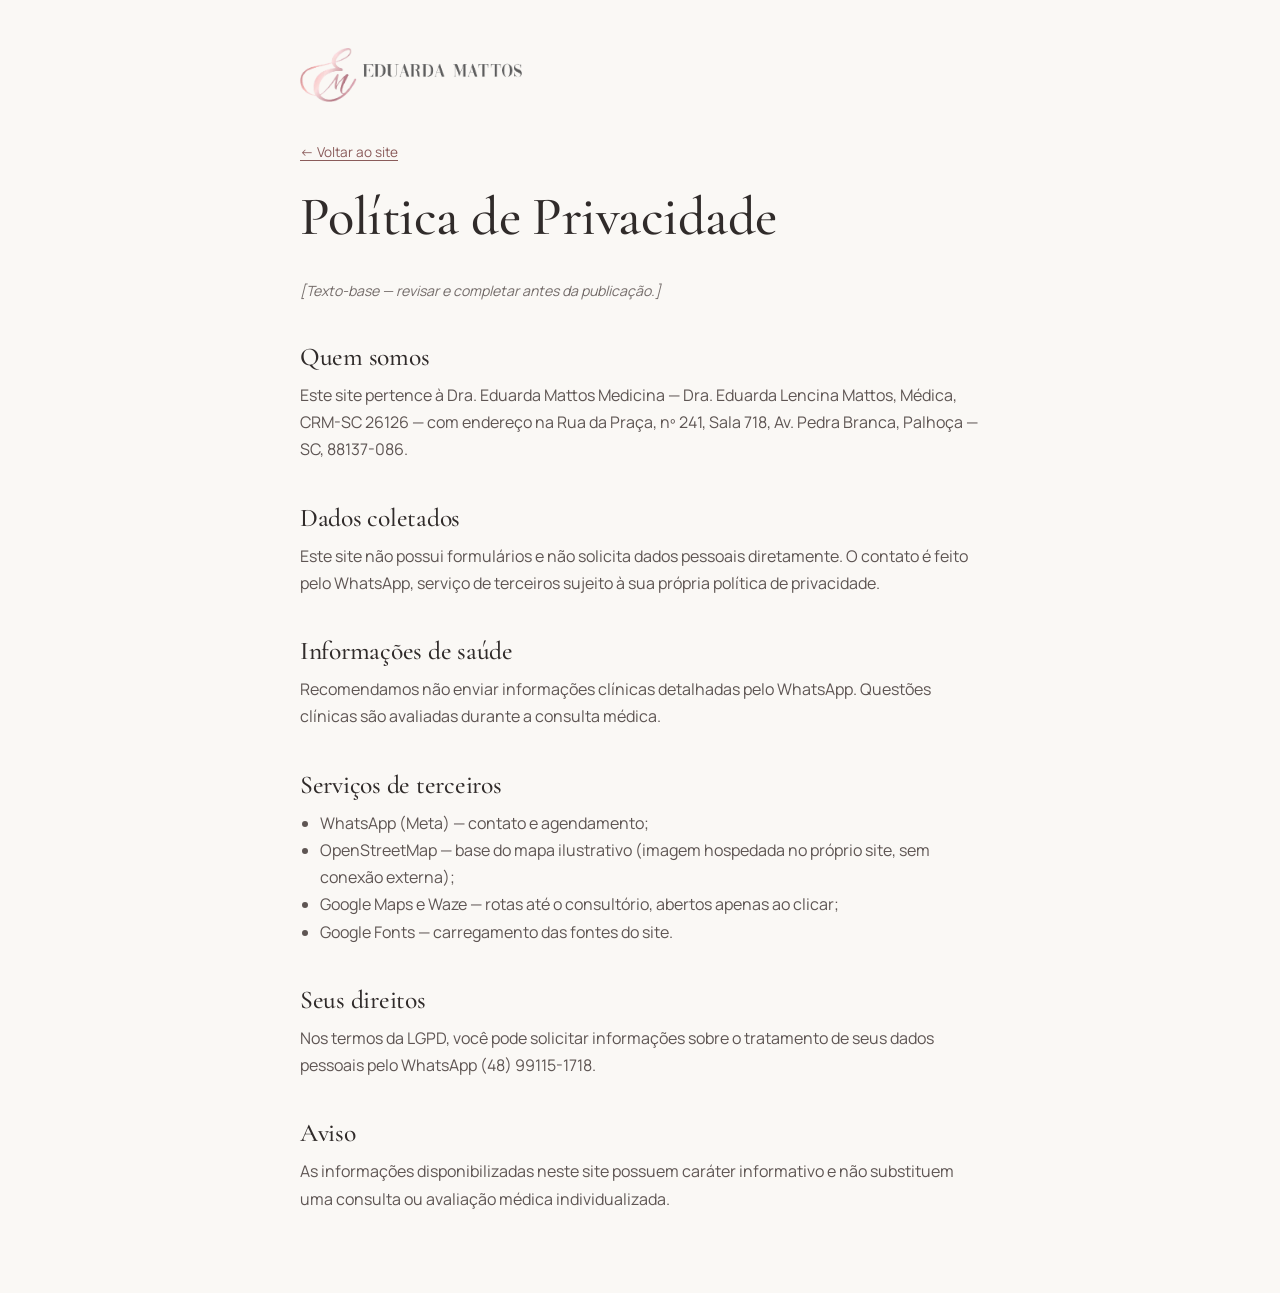
<file: politica-de-privacidade.html>
<!doctype html>
<html lang="pt-BR">
<head>
  <meta charset="utf-8">
  <meta name="viewport" content="width=device-width, initial-scale=1, viewport-fit=cover">
  <title>Política de Privacidade | Dra. Eduarda Mattos Medicina</title>
  <meta name="robots" content="noindex, follow">
  <link rel="icon" type="image/png" href="assets/img/favicon.png">
  <link rel="apple-touch-icon" href="assets/img/apple-touch-icon.png">
  <link rel="preconnect" href="https://fonts.googleapis.com">
  <link rel="preconnect" href="https://fonts.gstatic.com" crossorigin>
  <link rel="stylesheet" href="https://fonts.googleapis.com/css2?family=Cormorant+Garamond:ital,wght@0,500;1,500&family=Manrope:wght@400;600&display=swap">
  <link rel="stylesheet" href="css/styles.css">
  <style>
    body { padding-bottom: 0; }
    .policy { max-width: 760px; padding-block: 3rem 5rem; }
    .policy h1 { font-size: clamp(2.2rem, 1.6rem + 3vw, 3.4rem); margin: 1.5rem 0 2rem; }
    .policy h2 { font-size: 1.6rem; margin: 2.5rem 0 .75rem; }
    .policy p, .policy li { color: var(--ink-soft); }
    .policy ul { list-style: disc; padding-left: 1.25rem; }
    .policy .back { font-size: .85rem; color: var(--rose-deep); text-underline-offset: 3px; }
  </style>
</head>
<body>
  <main class="container policy">
    <a class="logo" href="index.html" aria-label="Dra. Eduarda Mattos Medicina — início"><img class="logo-img" src="assets/img/logo.webp" alt="" width="554" height="135"></a>
    <p style="margin-top:1.75rem"><a class="back" href="index.html">← Voltar ao site</a></p>
    <h1>Política de Privacidade</h1>

    <!-- PLACEHOLDER: texto-base. Revisar com assessoria jurídica antes de publicar (LGPD — Lei nº 13.709/2018). -->
    <p class="is-placeholder">[Texto-base — revisar e completar antes da publicação.]</p>

    <h2>Quem somos</h2>
    <p>Este site pertence à Dra. Eduarda Mattos Medicina — Dra. Eduarda Lencina Mattos, Médica, CRM-SC 26126 — com endereço na Rua da Praça, nº 241, Sala 718, Av. Pedra Branca, Palhoça — SC, 88137-086.</p>

    <h2>Dados coletados</h2>
    <p>Este site não possui formulários e não solicita dados pessoais diretamente. O contato é feito pelo WhatsApp, serviço de terceiros sujeito à sua própria política de privacidade.</p>

    <h2>Informações de saúde</h2>
    <p>Recomendamos não enviar informações clínicas detalhadas pelo WhatsApp. Questões clínicas são avaliadas durante a consulta médica.</p>

    <h2>Serviços de terceiros</h2>
    <ul>
      <li>WhatsApp (Meta) — contato e agendamento;</li>
      <li>OpenStreetMap — base do mapa ilustrativo (imagem hospedada no próprio site, sem conexão externa);</li>
      <li>Google Maps e Waze — rotas até o consultório, abertos apenas ao clicar;</li>
      <li>Google Fonts — carregamento das fontes do site.</li>
    </ul>

    <h2>Seus direitos</h2>
    <p>Nos termos da LGPD, você pode solicitar informações sobre o tratamento de seus dados pessoais pelo WhatsApp (48) 99115-1718.</p>

    <h2>Aviso</h2>
    <p>As informações disponibilizadas neste site possuem caráter informativo e não substituem uma consulta ou avaliação médica individualizada.</p>
  </main>
</body>
</html>
</file>
<file: css/styles.css>
/* =========================================================
   Dra. Eduarda Mattos Medicina — estilos (mobile-first)
   ========================================================= */

:root {
  /* Paleta */
  --bg: #FAF8F5;
  --bg-alt: #F4EEEA;
  --nude: #D8B8B5;
  --nude-soft: #EEDFDB;
  --rose: #A97978;
  --rose-deep: #8A5B5A;      /* versão acessível do rosa queimado p/ texto e botões */
  --rose-deeper: #74494A;
  --gold: #C8A97E;
  --ink: #302B2A;
  --ink-soft: #5E5553;
  --white: #FFFFFF;
  --line: rgba(48, 43, 42, .14);

  /* Tipografia */
  --font-serif: "Cormorant Garamond", "Cormorant", Georgia, "Times New Roman", serif;
  --font-sans: "Manrope", system-ui, -apple-system, "Segoe UI", Roboto, sans-serif;

  --fs-h1: clamp(2.45rem, 1.5rem + 4.2vw, 4.5rem);
  --fs-h2: clamp(2.05rem, 1.45rem + 2.5vw, 3.35rem);
  --fs-h3: clamp(1.45rem, 1.3rem + .5vw, 1.7rem);

  /* Espaçamento */
  --gutter: clamp(1.25rem, 4vw, 2.5rem);
  --section-y: clamp(4.5rem, 3rem + 7vw, 8.5rem);
  --header-h: 68px;

  --radius: 4px;
  --ease: cubic-bezier(.22, .61, .36, 1);
}

@media (min-width: 960px) {
  :root { --header-h: 84px; }
}

/* ---------- Reset leve ---------- */
*, *::before, *::after { box-sizing: border-box; }
html { -webkit-text-size-adjust: 100%; scroll-behavior: smooth; scroll-padding-top: calc(var(--header-h) + 12px); }
body {
  margin: 0;
  background: var(--bg);
  color: var(--ink);
  font-family: var(--font-sans);
  font-size: 1rem;
  line-height: 1.7;
  -webkit-font-smoothing: antialiased;
  text-rendering: optimizeLegibility;
  padding-bottom: calc(64px + env(safe-area-inset-bottom)); /* espaço da barra de WhatsApp (mobile) */
}
img { display: block; max-width: 100%; height: auto; }
[hidden] { display: none !important; }
a { color: inherit; }
ul, ol { margin: 0; padding: 0; list-style: none; }
h1, h2, h3, p, figure, blockquote, dl, dd { margin: 0; }
address { font-style: normal; }
button { font: inherit; color: inherit; }

h1, h2 {
  font-family: var(--font-serif);
  font-weight: 500;
  line-height: 1.06;
  letter-spacing: -.01em;
  text-wrap: balance;
}
h1 { font-size: var(--fs-h1); }
h2 { font-size: var(--fs-h2); }
h3 {
  font-family: var(--font-serif);
  font-weight: 600;
  font-size: var(--fs-h3);
  line-height: 1.2;
}
h1 em, h2 em { font-style: italic; color: var(--rose-deep); }
p { text-wrap: pretty; }

:focus-visible {
  outline: 2px solid var(--rose-deep);
  outline-offset: 3px;
  border-radius: 2px;
}

.skip-link {
  position: absolute; left: 1rem; top: -100px; z-index: 200;
  background: var(--ink); color: var(--white);
  padding: .75rem 1.1rem; border-radius: var(--radius);
  text-decoration: none; font-weight: 600;
}
.skip-link:focus { top: 1rem; }

.container {
  width: 100%;
  max-width: 1240px;
  margin-inline: auto;
  padding-inline: var(--gutter);
}

.icon { width: 1.15em; height: 1.15em; flex: none; }

/* ---------- Elementos editoriais ---------- */
.eyebrow {
  font-size: .75rem;
  font-weight: 600;
  letter-spacing: .2em;
  text-transform: uppercase;
  color: var(--rose-deep);
  margin-bottom: 1.1rem;
  display: flex; align-items: center; gap: .85rem;
}
.eyebrow::before {
  content: "";
  width: 28px; height: 1px;
  background: var(--gold);
}

.gold-line {
  display: block;
  width: 56px; height: 1px;
  background: var(--gold);
}
.gold-line--center { margin-inline: auto; }

.section { padding-block: var(--section-y); }
.section-head { margin-bottom: clamp(2.5rem, 2rem + 3vw, 4.5rem); max-width: 760px; }
.section-head--center { margin-inline: auto; text-align: center; }
.section-head--center .eyebrow { justify-content: center; }
.section-head--center .eyebrow::after { content: ""; width: 28px; height: 1px; background: var(--gold); }
.section-head--split { display: grid; gap: 1.25rem; max-width: none; }
.section-intro { color: var(--ink-soft); font-size: 1.05rem; max-width: 460px; }

@media (min-width: 960px) {
  .section-head--split {
    grid-template-columns: 1.15fr 1fr;
    align-items: end;
    gap: 4rem;
  }
  .section-head--split .section-intro { justify-self: end; padding-bottom: .5rem; }
}

.section-cta { margin-top: clamp(2.5rem, 2rem + 2vw, 3.5rem); }

/* ---------- Botões ---------- */
.btn {
  display: inline-flex; align-items: center; justify-content: center; gap: .65rem;
  min-height: 52px;
  padding: .9rem 1.75rem;
  border: 1px solid transparent;
  border-radius: 999px;
  font-family: var(--font-sans);
  font-size: .78rem;
  font-weight: 600;
  letter-spacing: .14em;
  line-height: 1.2;
  text-transform: uppercase;
  text-decoration: none;
  text-align: center;
  cursor: pointer;
  transition: background-color .35s var(--ease), color .35s var(--ease), border-color .35s var(--ease), transform .35s var(--ease), box-shadow .35s var(--ease);
  -webkit-tap-highlight-color: transparent;
}
.btn span[aria-hidden] { transition: transform .35s var(--ease); }
.btn:hover span[aria-hidden] { transform: translateX(4px); }

.btn--primary { background: var(--rose-deep); color: var(--white); }
.btn--primary:hover { background: var(--rose-deeper); box-shadow: 0 10px 28px -14px rgba(116, 73, 74, .7); }

.btn--outline { border-color: var(--ink); color: var(--ink); background: transparent; }
.btn--outline:hover { background: var(--ink); color: var(--bg); }

.btn--light { background: var(--bg); color: var(--ink); }
.btn--light:hover { background: var(--nude); }

.btn--sm { min-height: 44px; padding: .65rem 1.3rem; font-size: .72rem; }
.btn--lg { min-height: 58px; padding: 1rem 2.1rem; }
.btn--block { width: 100%; }

/* ---------- Fotos + placeholders ---------- */
/* Enquanto a foto real não existir, o <img> se esconde (onerror) e o placeholder aparece. */
.photo {
  position: relative;
  overflow: hidden;
  background:
    radial-gradient(120% 80% at 30% 20%, rgba(255,255,255,.55), transparent 60%),
    linear-gradient(160deg, #F1E5E1 0%, #E4CFCB 100%);
}
.photo::before {
  content: "EM";
  position: absolute; inset: 0;
  display: grid; place-items: center;
  font-family: var(--font-serif);
  font-style: italic;
  font-size: clamp(3.5rem, 8vw, 6rem);
  color: rgba(138, 91, 90, .28);
  letter-spacing: .04em;
}
.photo::after {
  content: attr(data-placeholder);
  position: absolute; left: 50%; bottom: 1.25rem;
  transform: translateX(-50%);
  white-space: nowrap;
  font-size: .66rem; font-weight: 600;
  letter-spacing: .18em; text-transform: uppercase;
  color: var(--rose-deep);
  opacity: .75;
}
.photo img {
  position: absolute; inset: 0; z-index: 1;
  width: 100%; height: 100%;
  object-fit: cover;
}
/* Foto carregada: some o "EM" e a legenda do placeholder (importante no recorte com fundo transparente) */
.photo:has(img:not([hidden]))::before,
.photo:has(img:not([hidden]))::after { content: none; }
/* Recorte PNG/WebP sem fundo: fica sobre o gradiente nude, ancorado no rosto */
.photo--cutout img { object-position: 50% 0; }

/* =========================================================
   HEADER
   ========================================================= */
.site-header {
  position: fixed; inset: 0 0 auto; z-index: 100;
  height: var(--header-h);
  background: rgba(250, 248, 245, 0);
  transition: background-color .4s var(--ease), box-shadow .4s var(--ease), backdrop-filter .4s var(--ease);
}
.site-header.is-scrolled,
.site-header.menu-open {
  background: rgba(250, 248, 245, .94);
  -webkit-backdrop-filter: saturate(1.2) blur(10px);
  backdrop-filter: saturate(1.2) blur(10px);
  box-shadow: 0 1px 0 rgba(48, 43, 42, .06), 0 10px 30px -22px rgba(48, 43, 42, .35);
}
.header-inner {
  height: 100%;
  display: flex; align-items: center; justify-content: space-between; gap: 1.5rem;
}

.logo {
  display: inline-flex; flex-direction: column;
  text-decoration: none; line-height: 1;
}
.logo-img { height: 44px; width: auto; }
@media (min-width: 960px) { .logo-img { height: 54px; } }

.nav, .header-cta { display: none; }

.menu-toggle {
  position: relative;
  width: 48px; height: 48px;
  margin-right: -10px;
  background: none; border: 0; cursor: pointer;
  -webkit-tap-highlight-color: transparent;
}
.menu-toggle span {
  position: absolute; left: 13px; right: 13px; height: 1.5px;
  background: var(--ink); border-radius: 2px;
  transition: transform .35s var(--ease), top .35s var(--ease);
}
.menu-toggle span:first-child { top: 19px; }
.menu-toggle span:last-child { top: 28px; }
.menu-toggle[aria-expanded="true"] span:first-child { top: 23.5px; transform: rotate(45deg); }
.menu-toggle[aria-expanded="true"] span:last-child { top: 23.5px; transform: rotate(-45deg); }

.mobile-menu {
  position: fixed; inset: var(--header-h) 0 0; z-index: 95; /* acima da barra de WhatsApp */
  background: var(--bg);
  padding: 2rem var(--gutter) calc(2rem + env(safe-area-inset-bottom));
  display: flex; flex-direction: column;
  overflow-y: auto;
  opacity: 0; transform: translateY(-8px);
  transition: opacity .35s var(--ease), transform .35s var(--ease);
}
.mobile-menu.is-open { opacity: 1; transform: none; }
.mobile-menu[hidden] { display: none; }
.mobile-menu ul { margin-bottom: 2rem; }
.mobile-menu li { border-bottom: 1px solid var(--line); }
.mobile-menu li a {
  display: block;
  padding: 1.05rem 0;
  font-family: var(--font-serif);
  font-size: 1.9rem;
  line-height: 1.1;
  text-decoration: none;
}
.mobile-menu-meta {
  margin-top: auto; padding-top: 2rem;
  font-size: .82rem; color: var(--ink-soft); text-align: center;
}
body.no-scroll { overflow: hidden; }

@media (min-width: 960px) {
  .nav, .header-cta { display: inline-flex; }
  .menu-toggle, .mobile-menu { display: none !important; }
  .nav-list { display: flex; gap: clamp(1.5rem, 2.6vw, 2.6rem); }
  .nav-list a {
    position: relative;
    font-size: .86rem; font-weight: 500;
    text-decoration: none;
    padding-block: .5rem;
  }
  .nav-list a::after {
    content: "";
    position: absolute; left: 0; right: 0; bottom: 0; height: 1px;
    background: var(--gold);
    transform: scaleX(0); transform-origin: left;
    transition: transform .4s var(--ease);
  }
  .nav-list a:hover::after, .nav-list a.is-active::after { transform: scaleX(1); }
}

/* =========================================================
   HERO
   ========================================================= */
.hero {
  position: relative;
  padding-top: calc(var(--header-h) + clamp(2rem, 5vw, 3.5rem));
  padding-bottom: clamp(3.5rem, 7vw, 6rem);
  overflow: hidden;
}
.hero::before { /* forma nude suave de fundo */
  content: "";
  position: absolute; z-index: -1;
  right: -30%; top: 42%;
  width: 120vw; height: 120vw;
  border-radius: 50%;
  background: radial-gradient(closest-side, rgba(216, 184, 181, .38), rgba(216, 184, 181, 0));
}
.hero-grid { display: grid; gap: 3rem; }

.hero-kicker { display: flex; flex-direction: column; gap: .3rem; margin-bottom: 1.25rem; }
.kicker-name {
  font-size: .76rem; font-weight: 600;
  letter-spacing: .22em; text-transform: uppercase;
}
.kicker-meta { font-size: .86rem; color: var(--ink-soft); }
.hero .gold-line { margin-bottom: 1.75rem; }
.hero h1 { margin-bottom: 1.5rem; }
.hero-lead {
  font-size: clamp(1.05rem, 1rem + .3vw, 1.2rem);
  color: var(--ink-soft);
  max-width: 520px;
  margin-bottom: 2.25rem;
}
.hero-actions { display: flex; flex-direction: column; align-items: flex-start; gap: .9rem; }
.hero-note {
  font-size: .8rem; color: var(--ink-soft);
  display: flex; align-items: center; gap: .55rem;
}
.hero-note::before { content: ""; width: 6px; height: 6px; border-radius: 50%; background: var(--gold); }

.hero-media { position: relative; max-width: 460px; width: 88%; margin-inline: auto; }
.photo--arch { aspect-ratio: 4 / 5; border-radius: 999px 999px var(--radius) var(--radius); }
.hero-frame {
  position: absolute; inset: 18px -18px -18px 18px;
  border: 1px solid var(--gold);
  border-radius: 999px 999px var(--radius) var(--radius);
  opacity: .7;
}

@media (max-width: 559px) {
  .hero-actions .btn { width: 100%; }
  .hero-actions { align-items: stretch; }
  .hero-note { justify-content: center; }
}

@media (min-width: 960px) {
  .hero {
    min-height: min(100svh, 940px);
    display: flex; align-items: center;
    padding-bottom: 5rem;
  }
  .hero::before { right: -18%; top: -10%; width: 62vw; height: 62vw; }
  .hero-grid { grid-template-columns: 55fr 45fr; align-items: center; gap: clamp(3rem, 5vw, 5.5rem); }
  .hero-media { width: 100%; margin-right: 18px; }
  .hero h1 { max-width: 640px; }
}

/* =========================================================
   SOBRE
   ========================================================= */
.about { background: var(--white); }
.about-grid { display: grid; gap: 3.5rem; }
.about-media { position: relative; max-width: 480px; }
.photo--portrait { aspect-ratio: 4 / 5; border-radius: var(--radius); }
.about-media::before { /* bloco nude deslocado */
  content: "";
  position: absolute; z-index: 0;
  left: -14px; top: -14px;
  width: 58%; height: 62%;
  background: var(--nude-soft);
}
.about-media .photo { z-index: 1; }
.about-media .photo img { object-position: 50% 30%; }
.about-badge {
  position: relative; z-index: 2;
  margin: -2.5rem 1.25rem 0 auto;
  width: fit-content; max-width: 88%;
  background: var(--bg);
  padding: 1.1rem 1.4rem;
  border-left: 1px solid var(--gold);
  box-shadow: 0 18px 40px -28px rgba(48, 43, 42, .45);
  display: flex; flex-direction: column;
}
.about-badge-name { font-family: var(--font-serif); font-size: 1.25rem; font-weight: 600; line-height: 1.2; }
.about-badge-meta { font-size: .8rem; color: var(--ink-soft); }

.about-content h2 { margin-bottom: 1.75rem; }
.prose p { color: var(--ink-soft); }
.prose p + p { margin-top: 1.1rem; }
.pull-quote {
  margin: 2rem 0 2.25rem;
  padding-left: 1.25rem;
  border-left: 1px solid var(--gold);
  font-family: var(--font-serif);
  font-style: italic;
  font-size: clamp(1.4rem, 1.2rem + .8vw, 1.75rem);
  line-height: 1.3;
  color: var(--ink);
}

@media (min-width: 960px) {
  .about-grid { grid-template-columns: 5fr 6fr; gap: clamp(4rem, 7vw, 7rem); align-items: center; }
  .about-media::before { left: -28px; top: -28px; }
}

/* =========================================================
   ATENDIMENTO
   ========================================================= */
.services-list { display: grid; gap: 0; counter-reset: s; }
.service {
  position: relative;
  padding: 1.75rem 0 1.9rem;
  border-top: 1px solid var(--line);
  display: grid;
  grid-template-columns: 2.6rem 1fr;
  column-gap: 1rem;
}
.service:last-child { border-bottom: 1px solid var(--line); }
.service-num {
  grid-row: span 2;
  padding-top: .45rem;
  font-size: .74rem; font-weight: 600;
  letter-spacing: .12em;
  color: var(--rose-deep);
}
.service h3 { margin-bottom: .5rem; }
.service p { color: var(--ink-soft); font-size: .96rem; }
.service::before { /* linha champagne que cresce no hover */
  content: "";
  position: absolute; left: 0; top: -1px;
  width: 100%; height: 1px;
  background: var(--gold);
  transform: scaleX(0); transform-origin: left;
  transition: transform .6s var(--ease);
}
.service:hover::before { transform: scaleX(1); }

@media (min-width: 720px) {
  .services-list { grid-template-columns: repeat(2, 1fr); column-gap: 3rem; }
  .service:nth-last-child(2) { border-bottom: 1px solid var(--line); }
}
@media (min-width: 1080px) {
  .services-list { grid-template-columns: repeat(3, 1fr); column-gap: 3.5rem; }
  .service { grid-template-columns: 1fr; padding: 2.25rem 0 2.5rem; }
  .service-num { grid-row: auto; padding-top: 0; margin-bottom: 1.5rem; }
  .service:nth-last-child(3) { border-bottom: 1px solid var(--line); }
}

/* =========================================================
   DIFERENCIAIS
   ========================================================= */
.values { background: var(--nude); }
.values .eyebrow, .values h2 em { color: var(--rose-deeper); }
.values .eyebrow::before { background: var(--ink); opacity: .5; }
.values-list { display: grid; }
.value {
  display: grid;
  grid-template-columns: auto 1fr;
  gap: 1.25rem;
  padding: 2rem 0;
  border-top: 1px solid rgba(48, 43, 42, .22);
}
.value:last-child { border-bottom: 1px solid rgba(48, 43, 42, .22); }
.value-num {
  font-family: var(--font-serif);
  font-size: clamp(3.2rem, 2.5rem + 3vw, 5.5rem);
  font-weight: 400;
  line-height: .85;
  color: var(--rose-deeper);
  min-width: 2ch;
}
.value h3 { font-size: clamp(1.6rem, 1.4rem + .7vw, 2rem); margin-bottom: .55rem; }
.value p { color: #3F3837; max-width: 440px; }

@media (min-width: 860px) {
  .values-list { grid-template-columns: 1fr 1fr; column-gap: clamp(3rem, 6vw, 6rem); }
  .value { padding: 2.75rem 0; gap: 2rem; }
  .value:nth-last-child(2) { border-bottom: 1px solid rgba(48, 43, 42, .22); }
}

/* =========================================================
   COMO FUNCIONA — timeline
   ========================================================= */
.steps { background: var(--bg); }
.timeline { position: relative; display: grid; gap: 2.5rem; padding-left: 2.25rem; }
.timeline::before {
  content: "";
  position: absolute; left: 6px; top: 8px; bottom: 8px;
  width: 1px; background: var(--gold); opacity: .7;
}
.step { position: relative; }
.step-dot {
  position: absolute; left: calc(-2.25rem + 1px); top: .35rem;
  width: 11px; height: 11px; border-radius: 50%;
  background: var(--bg);
  border: 1px solid var(--rose-deep);
}
.step-dot::after {
  content: ""; position: absolute; inset: 2.5px; border-radius: 50%;
  background: var(--rose-deep);
}
.step-num {
  display: block;
  font-size: .72rem; font-weight: 600; letter-spacing: .18em;
  color: var(--rose-deep);
  margin-bottom: .4rem;
}
.step h3 { margin-bottom: .45rem; }
.step p { color: var(--ink-soft); font-size: .96rem; max-width: 420px; }

@media (min-width: 900px) {
  .timeline { grid-template-columns: repeat(4, 1fr); gap: 2.5rem; padding-left: 0; padding-top: 2.75rem; }
  .timeline::before { left: 0; right: 0; top: 5px; bottom: auto; width: auto; height: 1px; }
  .step-dot { left: 0; top: -2.75rem; }
}

/* =========================================================
   CTA INTERMEDIÁRIO
   ========================================================= */
.cta-band {
  padding-block: clamp(4rem, 3rem + 5vw, 7rem);
  background: var(--bg-alt);
  text-align: center;
}
.cta-band-inner { max-width: 760px; }
.cta-band h2 { margin: 1.75rem 0 1rem; }
.cta-band p { color: var(--ink-soft); margin-bottom: 2.25rem; }

/* =========================================================
   FORMAÇÃO
   ========================================================= */
.education-grid { display: grid; gap: 3rem; }
.education-head h2 { margin-bottom: 2rem; }
.id-card {
  padding: 1.5rem 1.75rem;
  background: var(--white);
  border-top: 1px solid var(--gold);
}
.id-card-name { font-family: var(--font-serif); font-size: 1.55rem; font-weight: 600; line-height: 1.2; margin-bottom: .35rem; }
.id-card-meta { font-size: .9rem; color: var(--ink-soft); }

.timeline-list { border-top: 1px solid var(--line); }
.tl-item {
  display: grid; gap: .25rem;
  padding: 1.25rem 0;
  border-bottom: 1px solid var(--line);
}
.tl-item dt {
  font-size: .74rem; font-weight: 600;
  letter-spacing: .16em; text-transform: uppercase;
  color: var(--rose-deep);
}
.tl-item dd { font-family: var(--font-serif); font-size: 1.25rem; line-height: 1.35; }

/* Placeholder claramente identificado — remover a classe ao inserir dados reais */
.is-placeholder dd,
p.is-placeholder {
  font-family: var(--font-sans);
  font-size: .88rem;
  font-style: italic;
  color: var(--ink-soft);
  opacity: .85;
}

@media (min-width: 960px) {
  .education-grid { grid-template-columns: 5fr 7fr; gap: clamp(4rem, 7vw, 7rem); align-items: start; }
  .education-head { position: sticky; top: calc(var(--header-h) + 2rem); }
  .tl-item { grid-template-columns: 220px 1fr; gap: 2rem; align-items: baseline; padding: 1.4rem 0; }
}

/* =========================================================
   DEPOIMENTOS
   ========================================================= */
.testimonials { background: var(--white); }
.rating {
  margin-top: 1.5rem;
  display: inline-flex; flex-wrap: wrap; align-items: center; justify-content: center; gap: .6rem;
  font-size: .86rem; color: var(--ink-soft);
}
.rating strong { color: var(--ink); font-weight: 600; }
.rating-stars { display: inline-flex; gap: 2px; color: var(--gold); }
.rating-stars svg { width: 13px; height: 13px; }

.testimonial-list { display: grid; gap: 2rem; max-width: 860px; margin-inline: auto; }
.testimonial { position: relative; text-align: center; padding-top: 2.5rem; }
.testimonial-mark {
  position: absolute; left: 50%; top: -1.25rem;
  transform: translateX(-50%);
  font-family: var(--font-serif);
  font-size: 7rem; line-height: 1;
  color: var(--nude);
}
.testimonial blockquote p {
  position: relative;
  font-family: var(--font-serif);
  font-style: italic;
  font-size: clamp(1.75rem, 1.3rem + 2vw, 2.7rem);
  line-height: 1.25;
}
.testimonial figcaption {
  margin-top: 1.75rem;
  display: flex; flex-direction: column; gap: .2rem; align-items: center;
}
.testimonial-author { font-weight: 600; font-size: .92rem; }
.testimonial-source { font-size: .76rem; letter-spacing: .08em; color: var(--ink-soft); }

/* =========================================================
   CONSULTÓRIO
   ========================================================= */
.gallery {
  display: grid;
  grid-template-columns: 1fr 1fr;
  gap: .75rem;
}
.gallery .photo { border-radius: var(--radius); }
.gallery-main { grid-column: 1 / -1; aspect-ratio: 4 / 3; }
.gallery-side { aspect-ratio: 1 / 1; }
.gallery-side::before { font-size: 2.5rem; }
.gallery-side::after { white-space: normal; text-align: center; width: 90%; font-size: .58rem; bottom: .9rem; }
/* Fotos verticais em molduras horizontais/quadradas: pontos focais */
.gallery-main img { object-position: 50% 12%; }      /* letreiro + mesa */
.gallery-espera img { object-position: 50% 60%; }    /* poltronas + café */
.gallery-recepcao img { object-position: 50% 38%; }  /* logotipo + balcão */

@media (min-width: 860px) {
  .gallery {
    grid-template-columns: 2fr 1fr;
    grid-template-rows: 1fr 1fr;
    gap: 1rem;
    height: clamp(460px, 42vw, 620px);
  }
  .gallery-main { grid-column: 1; grid-row: 1 / span 2; aspect-ratio: auto; }
  .gallery-side { aspect-ratio: auto; }
}

/* =========================================================
   CONTATO / HORÁRIOS
   ========================================================= */
.contact { background: var(--bg-alt); }
.contact-grid { display: grid; gap: 3rem; }
.contact-info h2 { margin-bottom: 2rem; font-size: clamp(1.9rem, 1.4rem + 2vw, 2.8rem); }
.info-list { display: grid; gap: 1.25rem; margin-bottom: 2.25rem; }
.info-list li { display: flex; gap: 1rem; align-items: flex-start; }
.info-list .icon { color: var(--rose-deep); margin-top: .3rem; width: 1.3rem; height: 1.3rem; }
.info-list a { text-decoration: none; border-bottom: 1px solid var(--gold); }
.info-list a:hover { color: var(--rose-deep); }

.hours-card {
  background: var(--white);
  padding: clamp(1.75rem, 1.25rem + 2vw, 2.75rem);
  border-top: 1px solid var(--gold);
}
.hours-title {
  display: flex; align-items: center; gap: .7rem;
  margin-bottom: 1.5rem;
  font-size: clamp(1.55rem, 1.35rem + .7vw, 1.9rem);
  font-weight: 500;
}
.hours-title .icon { color: var(--rose-deep); width: 1.1rem; height: 1.1rem; }
.hours { margin-bottom: 2rem; }
.hours li {
  display: flex; justify-content: space-between; gap: 1rem;
  padding: .8rem .75rem;
  margin-inline: -.75rem;
  border-bottom: 1px solid var(--line);
  font-size: .94rem;
  border-radius: 2px;
}
.hours li:nth-child(5) { border-bottom-color: rgba(48, 43, 42, .28); }
.hours li span:last-child { font-variant-numeric: tabular-nums; }
.hours li.is-closed { color: var(--ink-soft); }
.hours li.is-today { background: var(--nude-soft); border-bottom-color: transparent; font-weight: 600; }
.hours li.is-today span:first-child::after {
  content: "Hoje";
  margin-left: .6rem;
  font-size: .62rem; font-weight: 600; letter-spacing: .14em; text-transform: uppercase;
  color: var(--rose-deep);
}

/* ---------- Mapa estático (arte gerada a partir do OpenStreetMap, em assets/img) ---------- */
/* A imagem tem 1800×800 e o consultório fica exatamente no centro (900, 400).
   Ela é exibida em tamanho natural: --pin-dx desloca o ponto (e o mapa junto) na horizontal. */
.map { position: relative; --pin-dx: 0px; }
.map-canvas {
  position: relative;
  height: 340px;
  border-radius: var(--radius);
  overflow: hidden;
  background: #EDE4DE url("../assets/img/mapa-consultorio.webp") no-repeat;
  background-size: 1800px 800px;
  background-position: calc(50% + var(--pin-dx)) 50%;
  box-shadow: 0 30px 60px -40px rgba(116, 73, 74, .45);
}
/* véu suave nas bordas para o mapa “respirar” no fundo da seção */
.map-canvas::after {
  content: ""; position: absolute; inset: 0; pointer-events: none;
  box-shadow: inset 0 0 0 1px var(--line), inset 0 0 90px 12px rgba(244, 238, 234, .6);
  border-radius: inherit;
}

/* pin com o monograma: a ponta da gota fica sobre o endereço */
.map-pin {
  position: absolute; z-index: 1;
  left: calc(50% + var(--pin-dx)); top: 50%;
  margin: -65px 0 0 -27px; /* ponta de um quadrado de 54px girado -45° */
  display: grid; place-items: center;
  width: 54px; height: 54px;
  border-radius: 50% 50% 50% 4px;
  transform: rotate(-45deg);
  background: var(--rose-deep);
  box-shadow: 0 12px 24px -8px rgba(116, 73, 74, .7), 0 0 0 4px var(--white);
}
.map-pin span {
  transform: rotate(45deg);
  font-family: var(--font-serif); font-style: italic; font-size: 1.25rem;
  color: var(--white); letter-spacing: .02em;
}
.map-pin::before { /* pulso */
  content: ""; position: absolute; inset: -4px;
  border-radius: inherit;
  border: 1px solid var(--rose-deep);
  animation: map-pulse 2.4s var(--ease) infinite;
}
@keyframes map-pulse {
  0% { transform: scale(1); opacity: .7; }
  100% { transform: scale(1.9); opacity: 0; }
}
@media (prefers-reduced-motion: reduce) { .map-pin::before { animation: none; opacity: 0; } }

/* crédito obrigatório do OpenStreetMap (ODbL) */
.map-credit {
  position: absolute; z-index: 1; left: 0; top: 0;
  padding: 2px 10px;
  background: rgba(250, 248, 245, .85);
  border-radius: 0 0 999px 0;
  font-size: .62rem; color: var(--ink-soft); text-decoration: none;
}
.map-credit:hover { color: var(--rose-deep); }

/* cartão flutuante */
.map-card {
  position: relative; z-index: 2;
  margin: -3rem 1rem 0;
  padding: 1.6rem 1.5rem 1.5rem;
  background: rgba(255, 255, 255, .9);
  -webkit-backdrop-filter: blur(14px) saturate(1.2);
  backdrop-filter: blur(14px) saturate(1.2);
  border-top: 1px solid var(--gold);
  border-radius: var(--radius);
  box-shadow: 0 24px 50px -28px rgba(48, 43, 42, .45);
}
.map-card-eyebrow {
  font-size: .66rem; font-weight: 600; letter-spacing: .2em; text-transform: uppercase;
  color: var(--rose-deep); margin-bottom: .55rem;
}
.map-card-title { font-family: var(--font-serif); font-size: 1.6rem; font-weight: 500; line-height: 1.15; margin-bottom: .5rem; }
.map-card-address { font-size: .9rem; color: var(--ink-soft); margin-bottom: 1.25rem; }
.map-card-actions { display: flex; flex-wrap: wrap; gap: .6rem; }
.map-chip {
  display: inline-flex; align-items: center; gap: .5rem;
  min-height: 44px; padding: .55rem 1.1rem;
  border: 1px solid var(--line); border-radius: 999px;
  font-size: .8rem; font-weight: 600; text-decoration: none;
  background: var(--white);
  transition: border-color .3s var(--ease), color .3s var(--ease), background-color .3s var(--ease);
}
.map-chip .icon { color: var(--rose-deep); width: 1rem; height: 1rem; }
.map-chip:hover { border-color: var(--rose-deep); color: var(--rose-deep); }

@media (min-width: 960px) {
  .contact-grid { grid-template-columns: 1fr 1fr; gap: clamp(4rem, 7vw, 7rem); align-items: center; }
  .map { grid-column: 1 / -1; margin-top: -1rem; }
  .map { --pin-dx: min(13vw, 190px); } /* unidade absoluta: o mesmo valor vale para o fundo e para o pin */
  .map-canvas { height: 460px; }
  .map-credit { left: auto; top: auto; right: 0; bottom: 0; border-radius: 999px 0 0 0; }
  .map-card {
    position: absolute; left: 2rem; bottom: 2rem;
    width: 330px; margin: 0;
  }
}

/* =========================================================
   FAQ
   ========================================================= */
.faq-grid { display: grid; gap: 2.5rem; }
.faq-aside { color: var(--ink-soft); font-size: .95rem; margin-top: 1.25rem; max-width: 320px; }
.faq-aside a { color: var(--rose-deep); text-underline-offset: 3px; text-decoration-color: var(--gold); }

.accordion { border-top: 1px solid var(--line); }
.acc-item { border-bottom: 1px solid var(--line); }
.acc-item h3 { font-family: var(--font-sans); font-size: 1rem; font-weight: 600; line-height: 1.45; }
.acc-trigger {
  width: 100%;
  min-height: 64px;
  display: flex; align-items: center; justify-content: space-between; gap: 1.25rem;
  padding: 1.15rem 0;
  background: none; border: 0;
  text-align: left; cursor: pointer;
  font-weight: 600;
  transition: color .3s var(--ease);
}
.acc-trigger:hover { color: var(--rose-deep); }
.acc-icon { position: relative; flex: none; width: 14px; height: 14px; }
.acc-icon::before, .acc-icon::after {
  content: ""; position: absolute; left: 0; right: 0; top: 50%;
  height: 1.5px; margin-top: -.75px;
  background: currentColor;
  transition: transform .4s var(--ease), opacity .4s var(--ease);
}
.acc-icon::after { transform: rotate(90deg); }
.acc-trigger[aria-expanded="true"] .acc-icon::after { transform: rotate(0); opacity: 0; }

.acc-panel {
  display: grid;
  grid-template-rows: 0fr;
  transition: grid-template-rows .45s var(--ease);
}
.acc-panel > div { overflow: hidden; }
.acc-panel p { padding: 0 2.5rem 1.4rem 0; color: var(--ink-soft); }
.acc-item.is-open .acc-panel { grid-template-rows: 1fr; }
html:not(.js) .acc-panel { grid-template-rows: 1fr; } /* sem JS: tudo aberto */

@media (min-width: 960px) {
  .faq-grid { grid-template-columns: 4fr 7fr; gap: clamp(4rem, 7vw, 7rem); align-items: start; }
  .faq-head { position: sticky; top: calc(var(--header-h) + 2rem); }
  .acc-item h3 { font-size: 1.05rem; }
}

/* =========================================================
   CTA FINAL
   ========================================================= */
.final-cta {
  position: relative;
  overflow: hidden;
  background: var(--ink);
  color: var(--bg);
  padding-block: clamp(5rem, 4rem + 6vw, 9rem);
  text-align: center;
}
.final-cta::before {
  content: "";
  position: absolute; left: 50%; top: 100%;
  width: 140vw; max-width: 1400px; aspect-ratio: 1;
  transform: translate(-50%, -30%);
  border-radius: 50%;
  background: radial-gradient(closest-side, rgba(169, 121, 120, .35), rgba(169, 121, 120, 0));
  pointer-events: none;
}
.final-cta-inner { position: relative; max-width: 820px; }
.final-cta h2 { margin: 1.75rem 0 1.25rem; color: var(--bg); }
.final-cta h2 em { color: var(--nude); }
.final-cta p { color: rgba(250, 248, 245, .78); max-width: 520px; margin-inline: auto; margin-bottom: 2.5rem; }
.final-cta .final-note { margin: 1.25rem auto 0; font-size: .8rem; letter-spacing: .06em; color: rgba(250, 248, 245, .7); }

/* =========================================================
   FOOTER
   ========================================================= */
.site-footer {
  background: #F1EAE6;
  padding-top: clamp(3.5rem, 3rem + 3vw, 5.5rem);
  font-size: .92rem;
  color: var(--ink-soft);
}
.footer-grid { display: grid; gap: 2.5rem; padding-bottom: 3rem; }
.logo--footer { color: var(--ink); margin-bottom: 1.25rem; }
.footer-title {
  font-family: var(--font-sans);
  font-size: .7rem; font-weight: 600;
  letter-spacing: .2em; text-transform: uppercase;
  color: var(--rose-deep);
  margin-bottom: 1rem;
}
.footer-col p + p { margin-top: .75rem; }
.footer-col a, .footer-links a { text-decoration: none; transition: color .3s var(--ease); }
.footer-col a:hover { color: var(--rose-deep); }
.footer-links { display: grid; grid-template-columns: 1fr 1fr; gap: .15rem 1.5rem; }
.footer-links a { display: inline-block; padding: .35rem 0; }

.footer-bottom {
  border-top: 1px solid var(--line);
  padding-block: 1.75rem 2rem;
  display: grid; gap: 1rem;
  font-size: .8rem;
}
.footer-legal { max-width: 640px; }
.footer-meta { display: flex; flex-wrap: wrap; gap: .5rem 1.5rem; justify-content: space-between; }
.footer-meta a { text-underline-offset: 3px; text-decoration-color: var(--gold); }

@media (min-width: 720px) {
  .footer-grid { grid-template-columns: 1.4fr 1fr 1fr 1.1fr; gap: 3rem; }
  .footer-bottom { grid-template-columns: 1fr auto; align-items: end; }
}

/* =========================================================
   WHATSAPP — flutuante (desktop) / barra fixa (mobile)
   ========================================================= */
.wa-bar {
  position: fixed; left: 0; right: 0; bottom: 0; z-index: 90;
  display: flex; align-items: center; justify-content: center; gap: .65rem;
  min-height: calc(64px + env(safe-area-inset-bottom));
  padding: 0 1rem env(safe-area-inset-bottom);
  background: var(--rose-deep);
  color: var(--white);
  font-size: .82rem; font-weight: 600;
  letter-spacing: .14em; text-transform: uppercase;
  text-decoration: none;
  box-shadow: 0 -8px 24px -16px rgba(48, 43, 42, .5);
  -webkit-tap-highlight-color: transparent;
}
.wa-bar:active { background: var(--rose-deeper); }
.wa-bar .icon { width: 1.35rem; height: 1.35rem; }
.wa-bar:focus-visible { outline-color: var(--ink); outline-offset: -4px; }

.wa-float { display: none; }

@media (min-width: 960px) {
  body { padding-bottom: 0; }
  .wa-bar { display: none; }

  .wa-float {
    position: fixed; right: 28px; bottom: 28px; z-index: 90;
    display: flex; align-items: center;
    text-decoration: none;
  }
  .wa-float-icon {
    display: grid; place-items: center;
    width: 60px; height: 60px; border-radius: 50%;
    background: var(--rose-deep);
    color: var(--white);
    box-shadow: 0 14px 34px -14px rgba(116, 73, 74, .8);
    transition: background-color .35s var(--ease), transform .35s var(--ease);
  }
  .wa-float-icon svg { width: 27px; height: 27px; }
  .wa-float-label {
    margin-right: .75rem;
    padding: .7rem 1.1rem;
    background: var(--white);
    border-radius: 999px;
    box-shadow: 0 10px 30px -16px rgba(48, 43, 42, .45);
    font-size: .72rem; font-weight: 600; letter-spacing: .12em; text-transform: uppercase;
    white-space: nowrap;
    opacity: 0; transform: translateX(8px);
    pointer-events: none;
    transition: opacity .35s var(--ease), transform .35s var(--ease);
  }
  .wa-float:hover .wa-float-icon, .wa-float:focus-visible .wa-float-icon { background: var(--rose-deeper); transform: translateY(-2px); }
  .wa-float:hover .wa-float-label, .wa-float:focus-visible .wa-float-label { opacity: 1; transform: none; }
  .wa-float:focus-visible { outline: none; }
  .wa-float:focus-visible .wa-float-icon { outline: 2px solid var(--ink); outline-offset: 3px; }
}

/* =========================================================
   ANIMAÇÕES — reveal sutil
   ========================================================= */
.js .reveal {
  opacity: 0;
  transform: translateY(18px);
  transition: opacity .9s var(--ease), transform .9s var(--ease);
  transition-delay: var(--d, 0s);
}
.js .reveal.is-visible { opacity: 1; transform: none; }

@media (prefers-reduced-motion: reduce) {
  html { scroll-behavior: auto; }
  *, *::before, *::after { transition-duration: .01ms !important; animation-duration: .01ms !important; }
  .js .reveal { opacity: 1; transform: none; }
}
</file>
